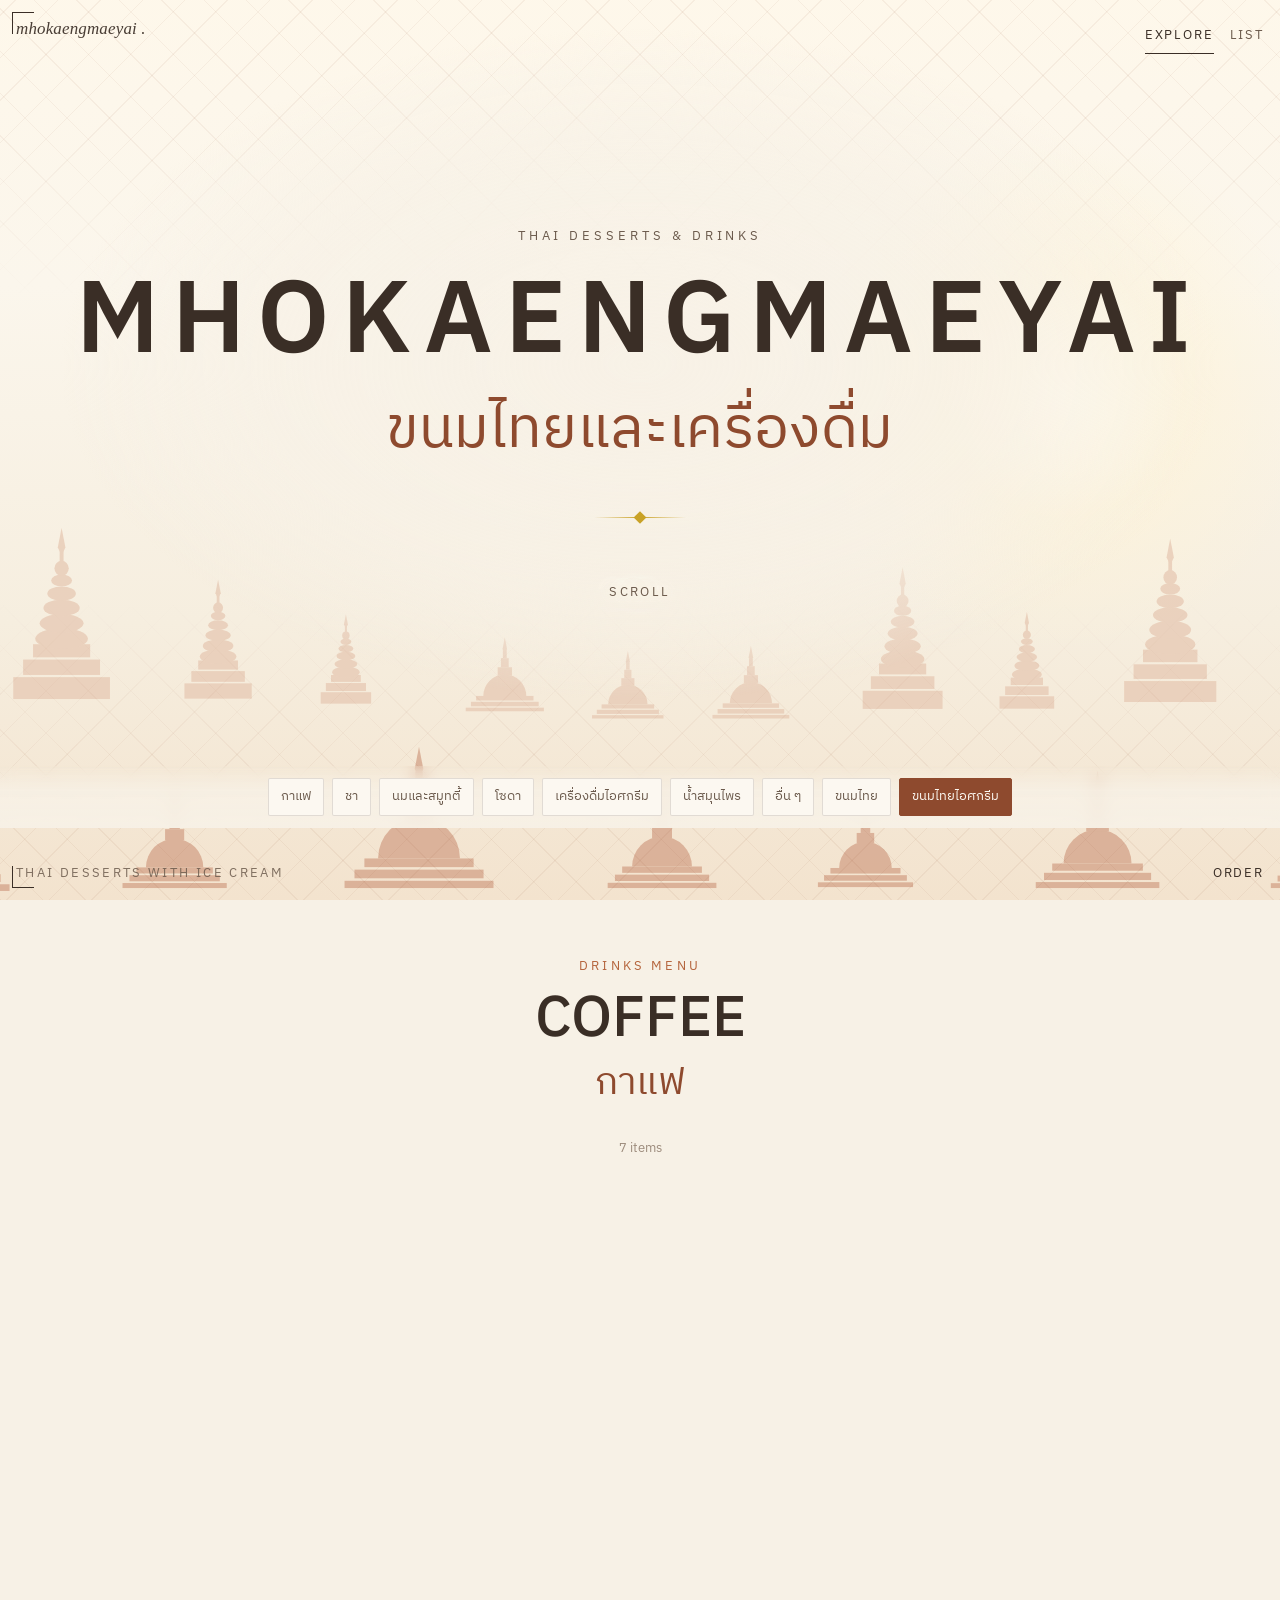
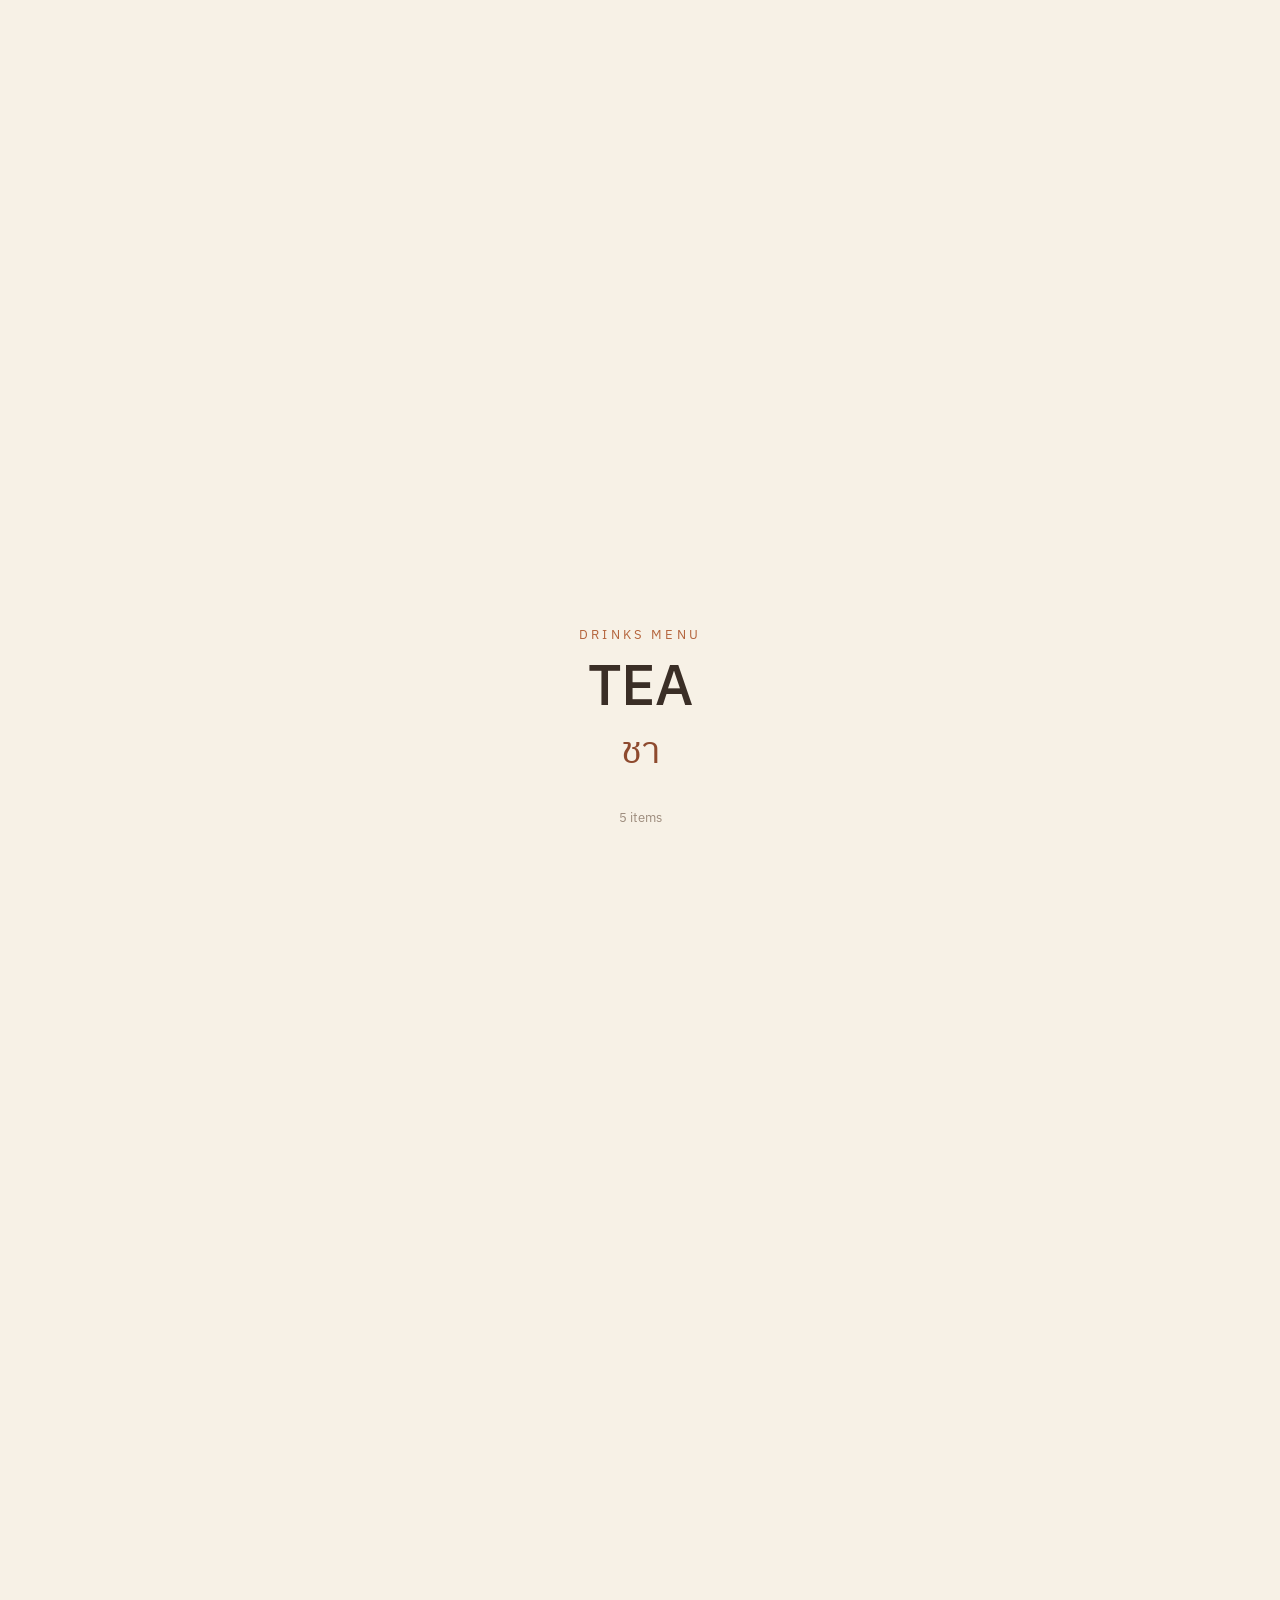
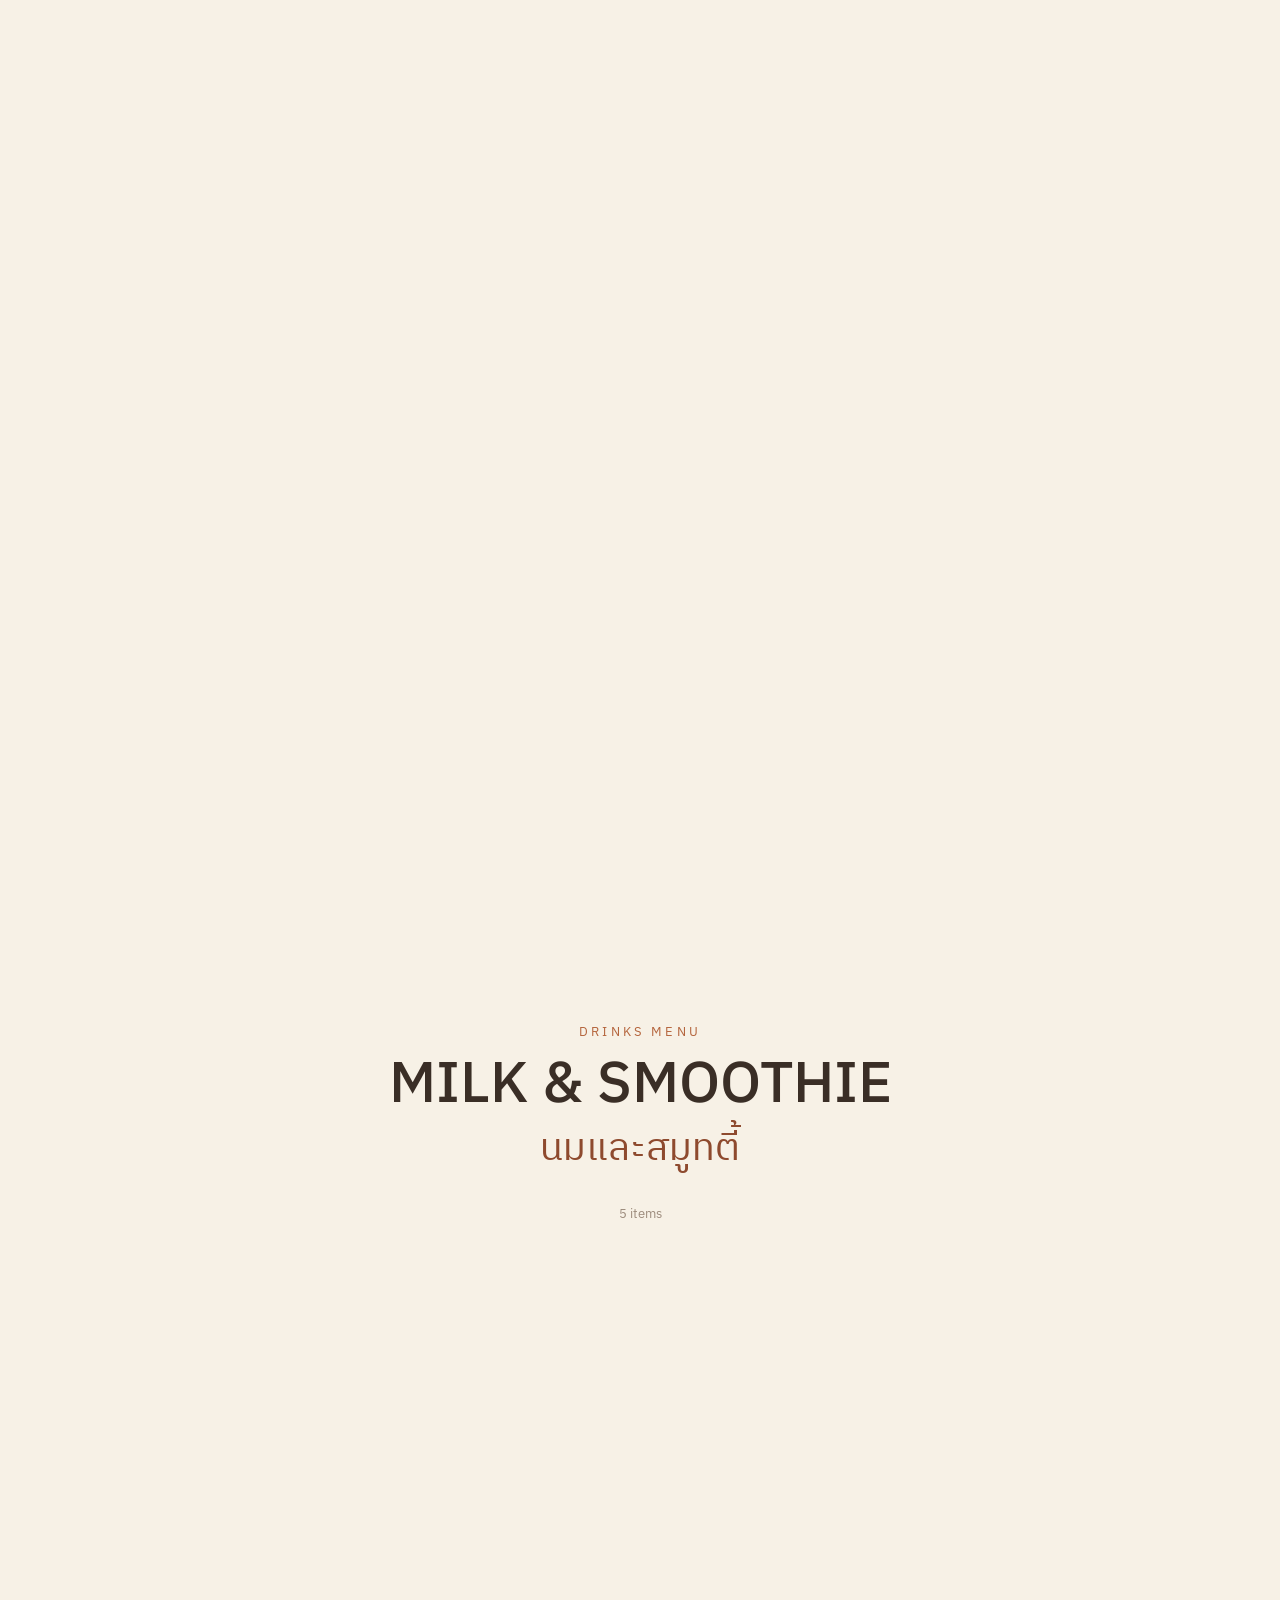
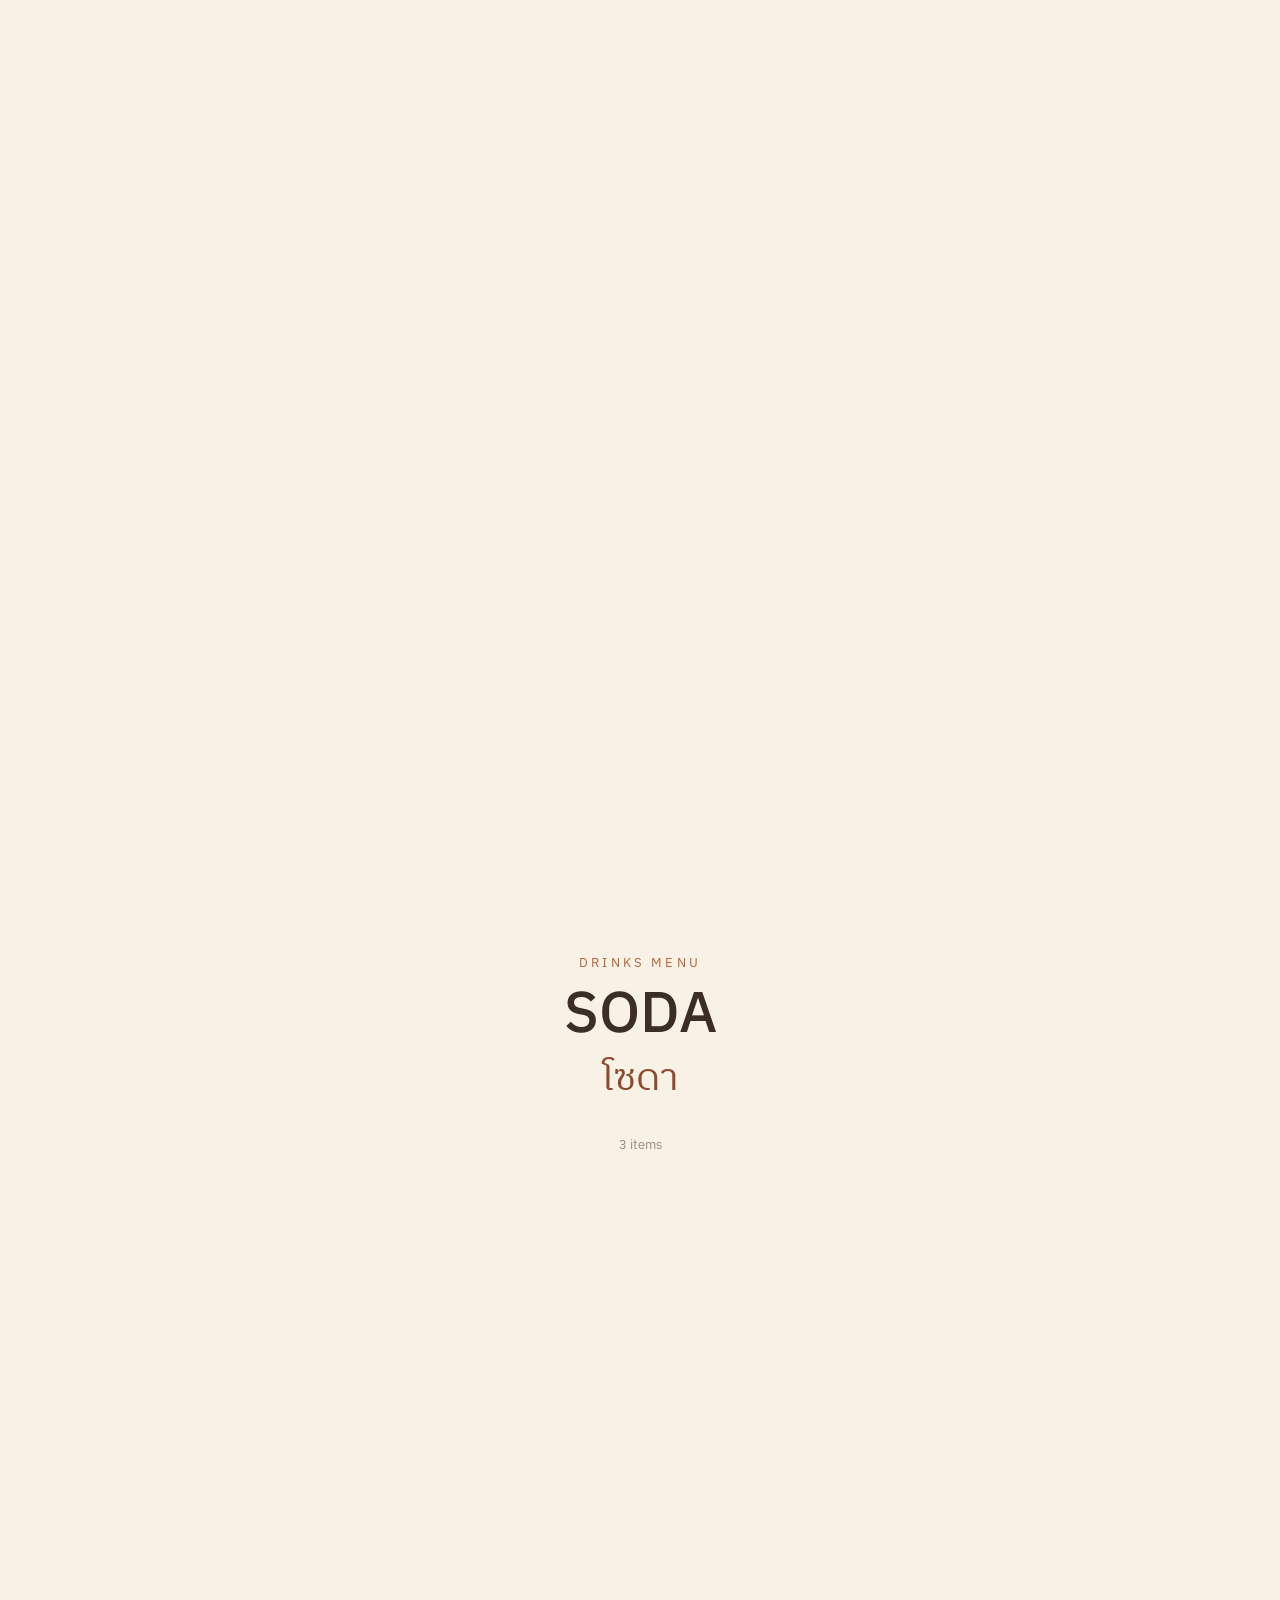
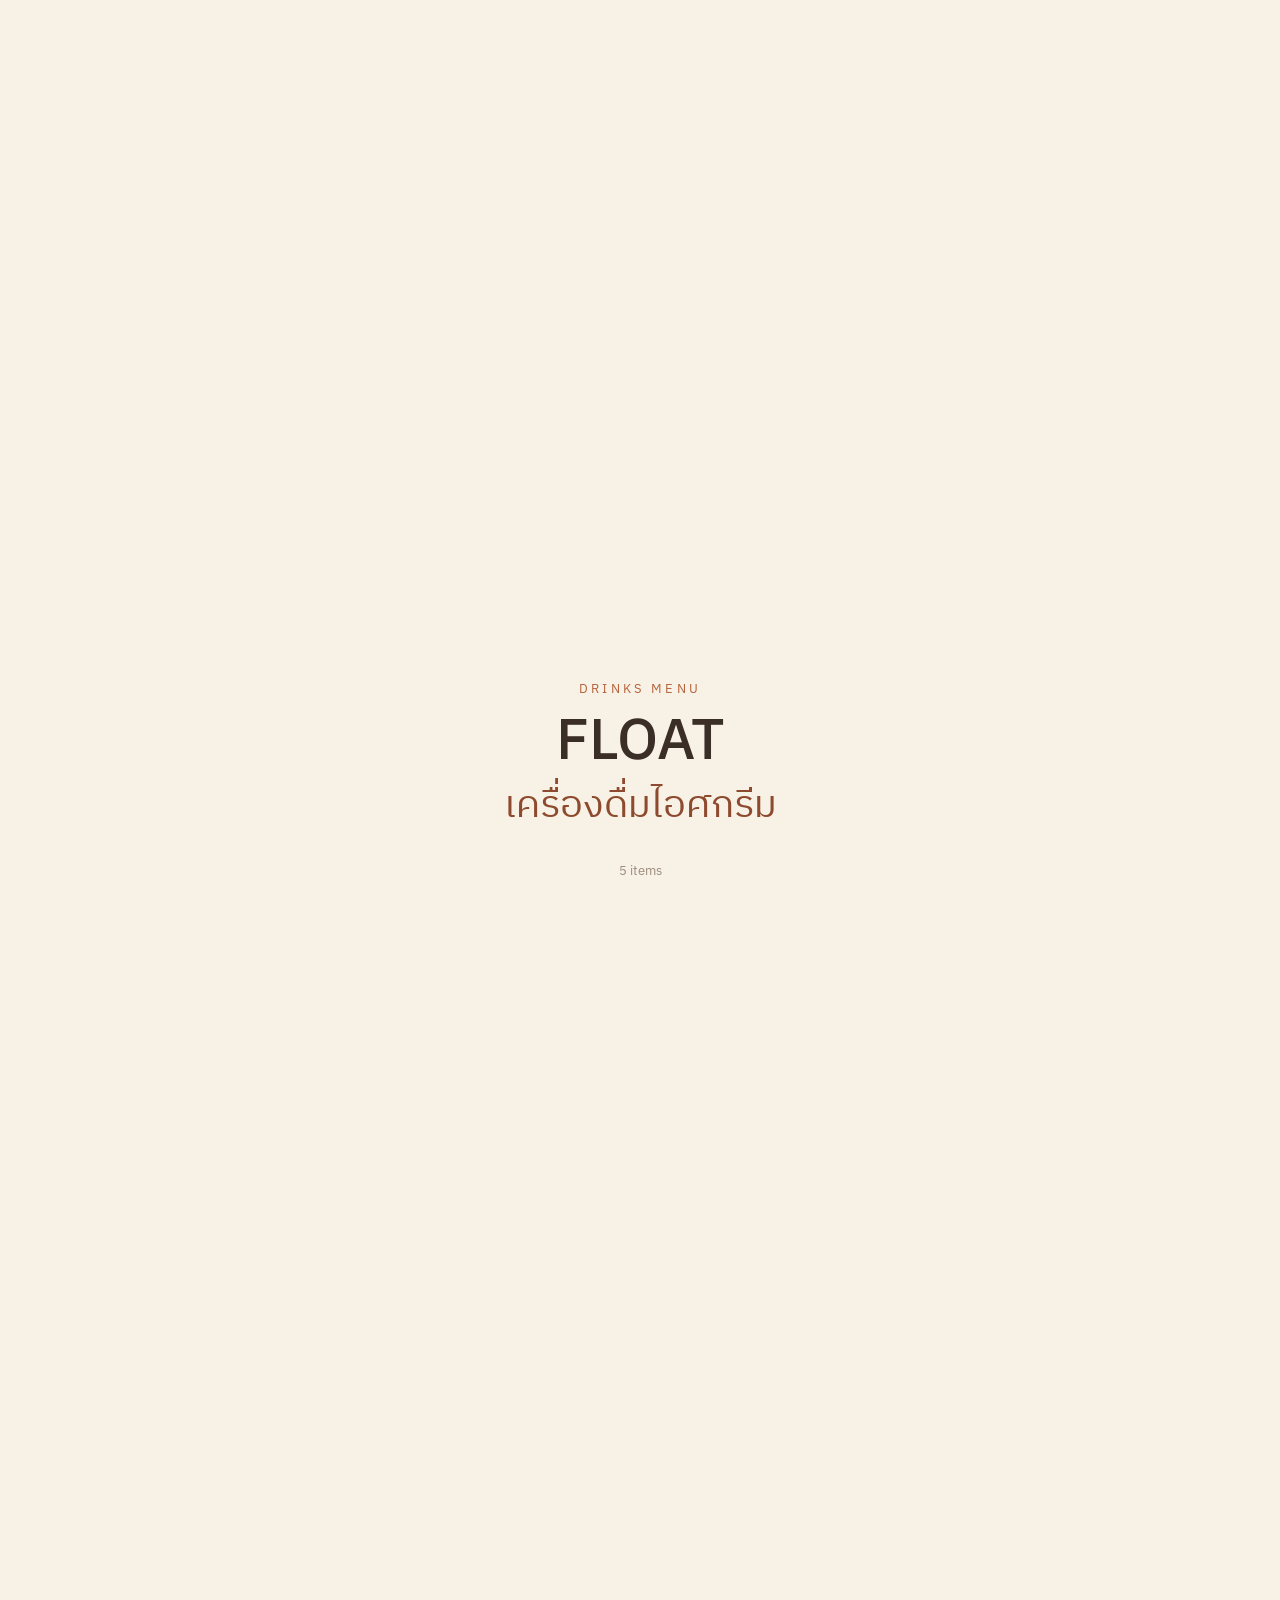
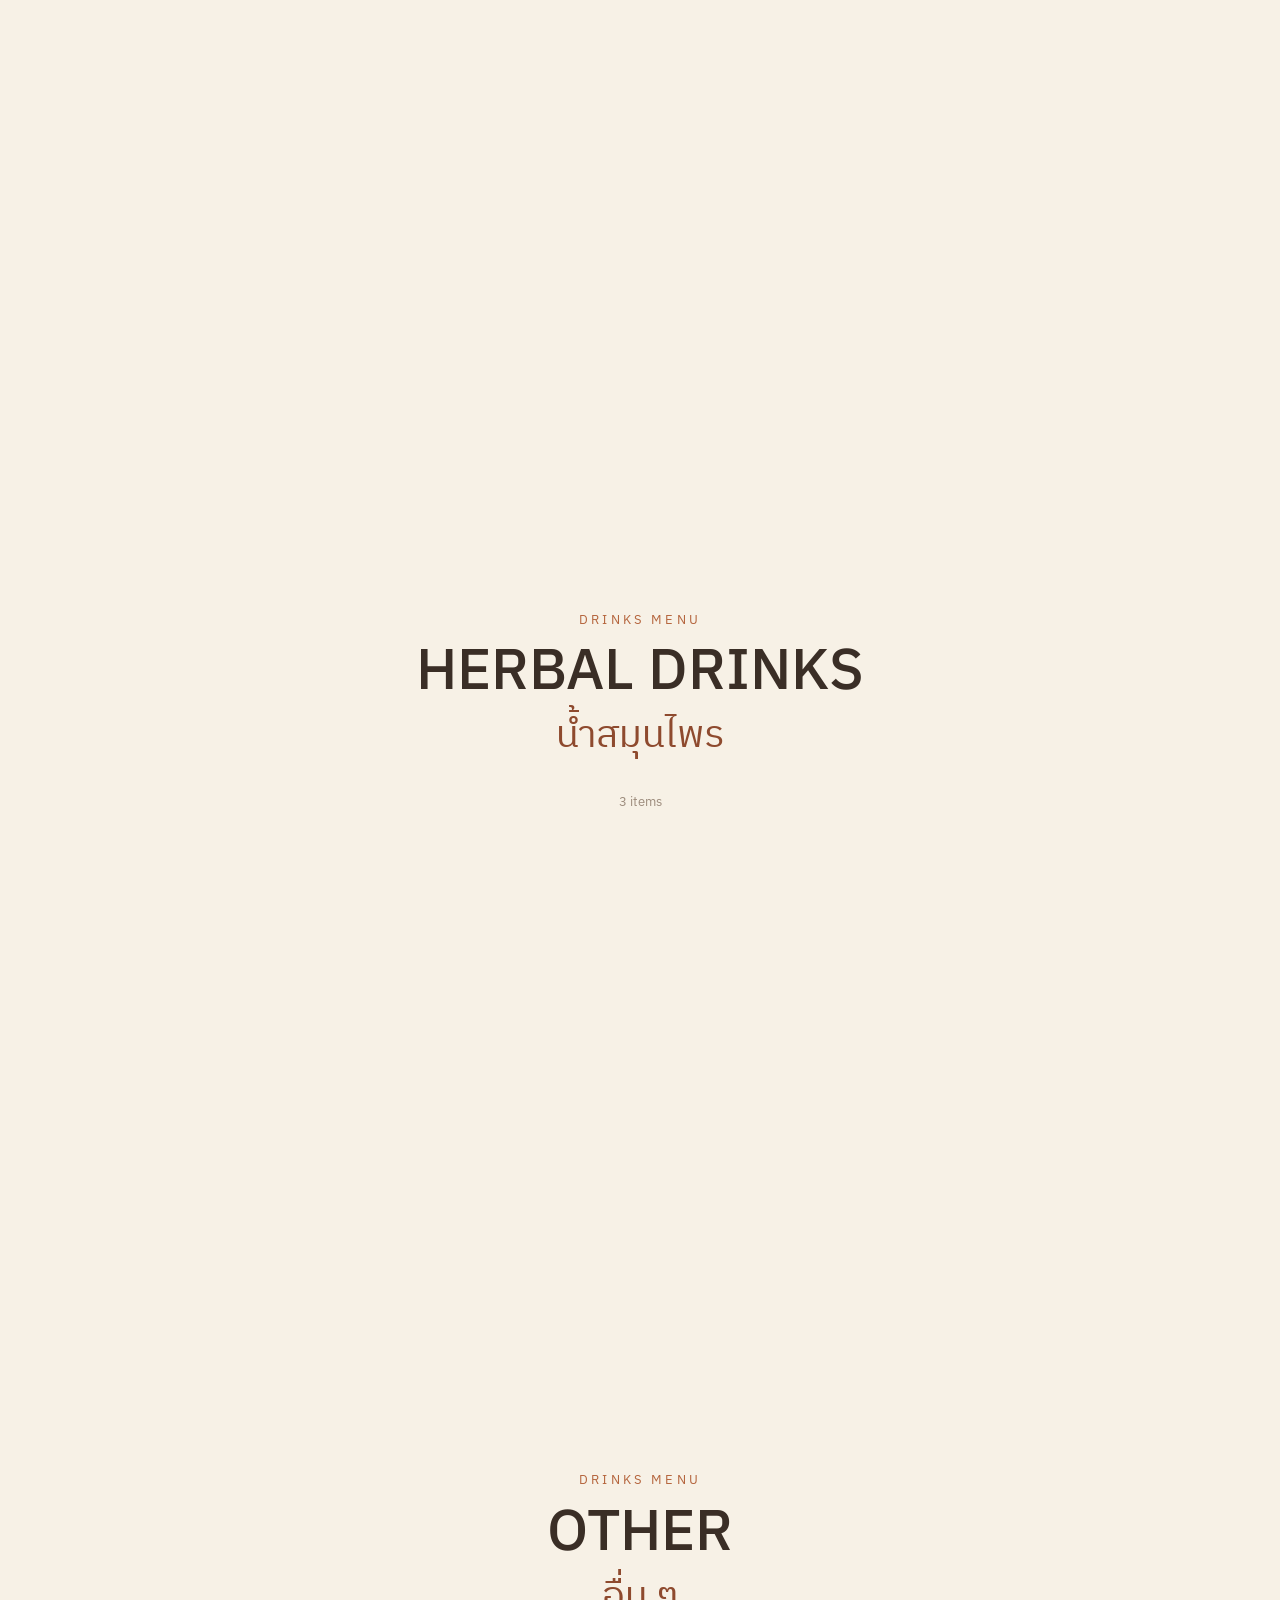
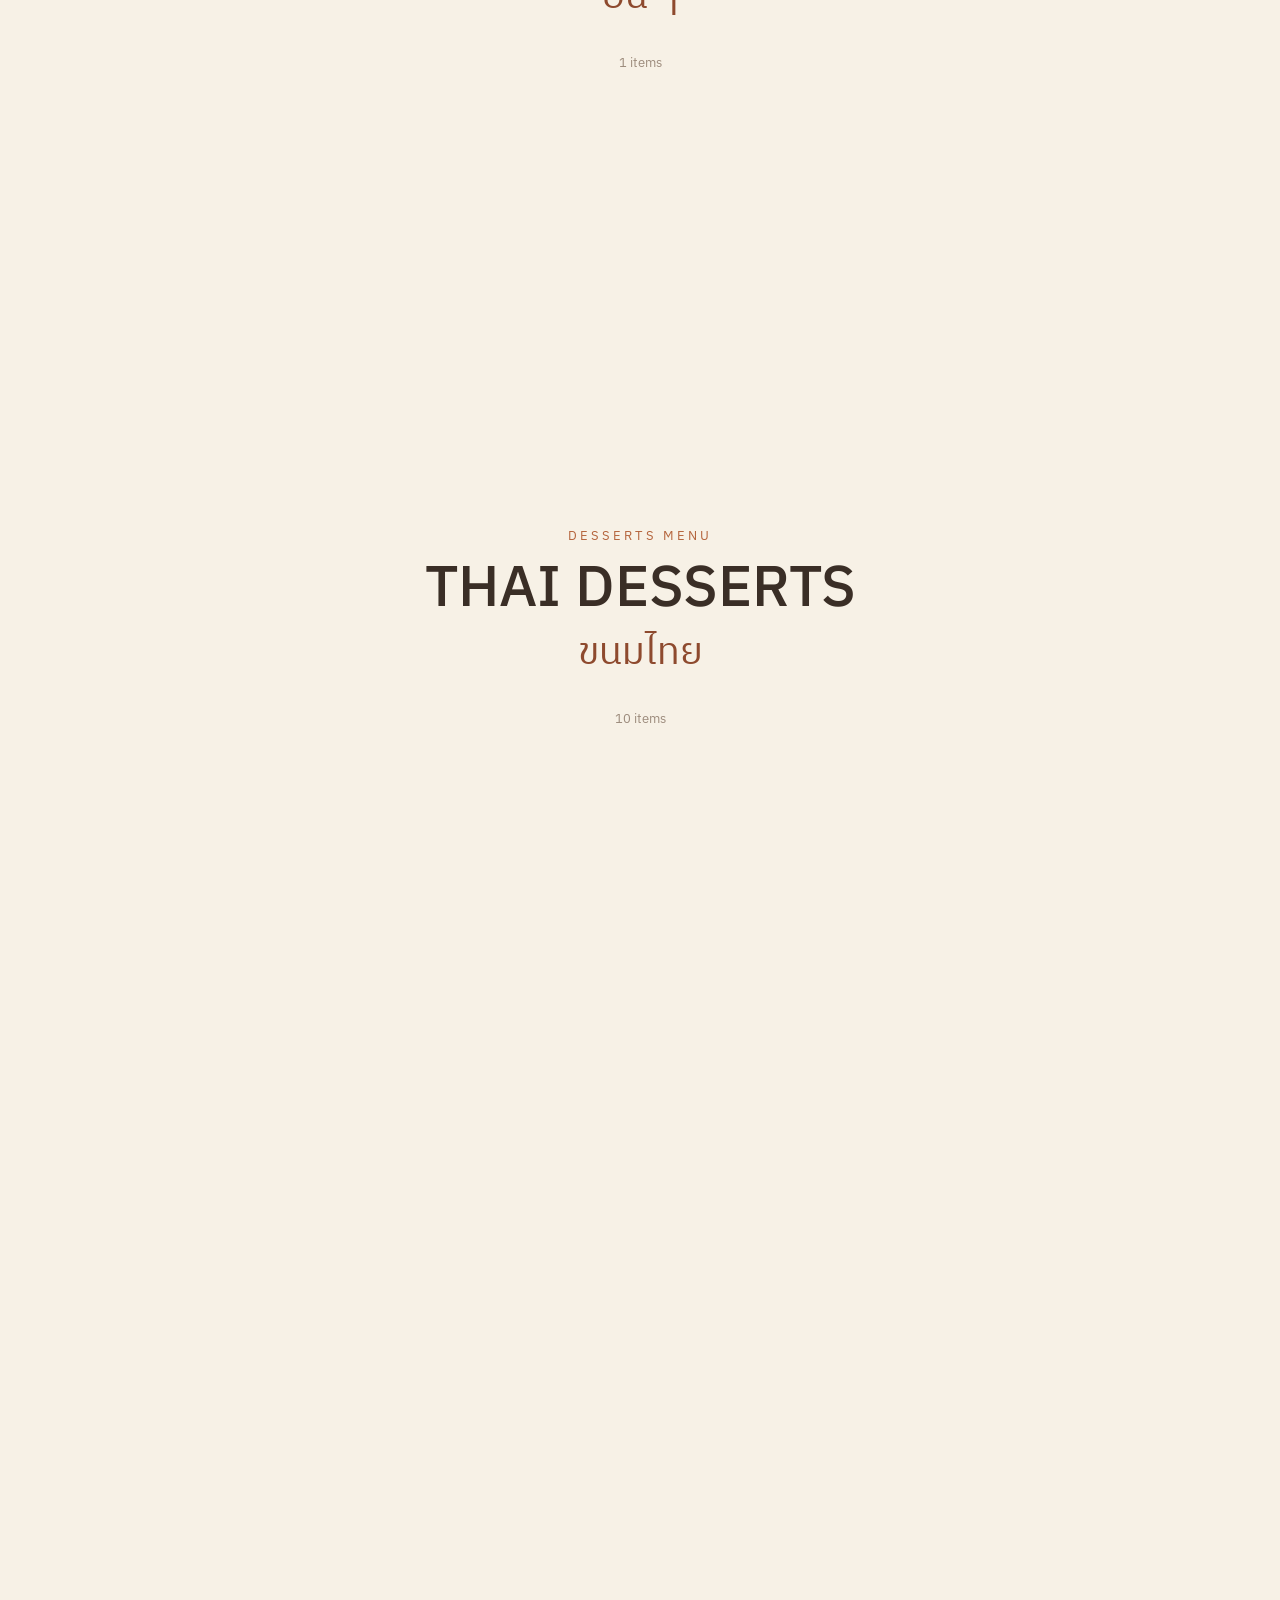
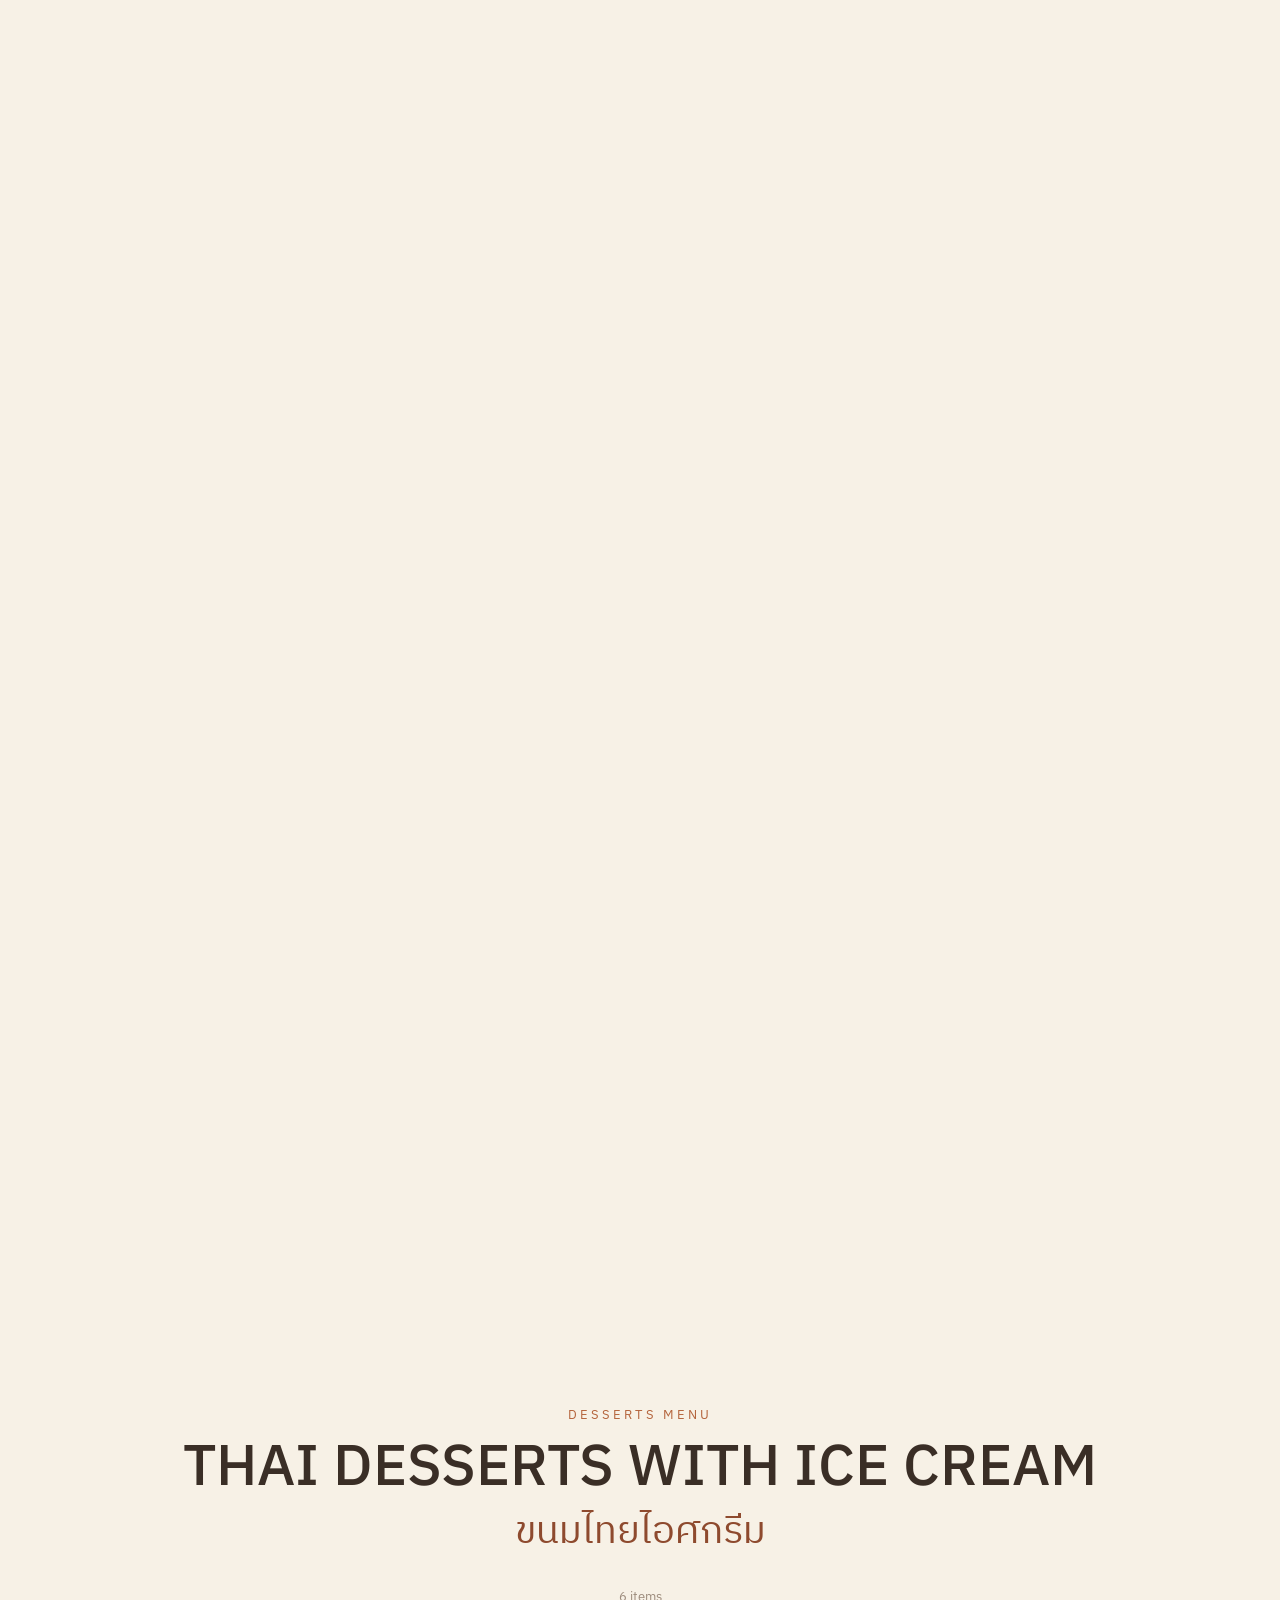
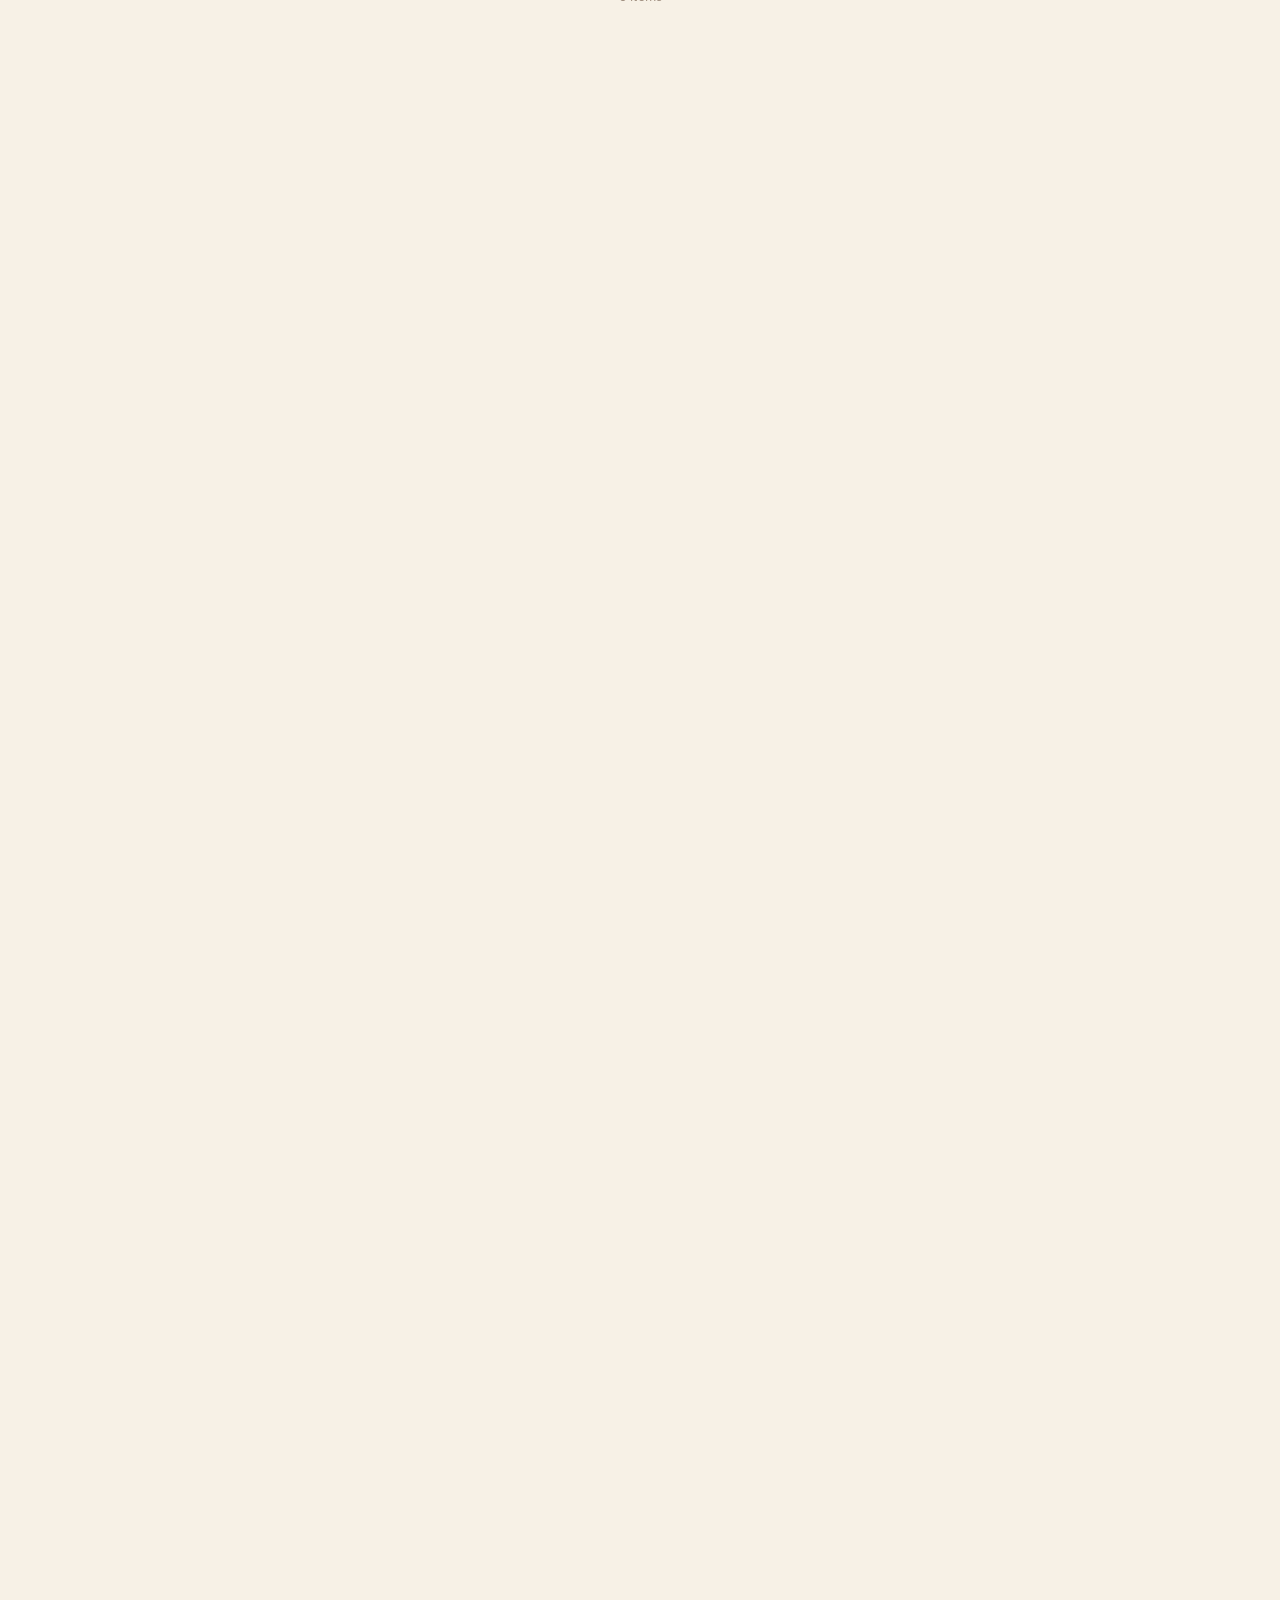
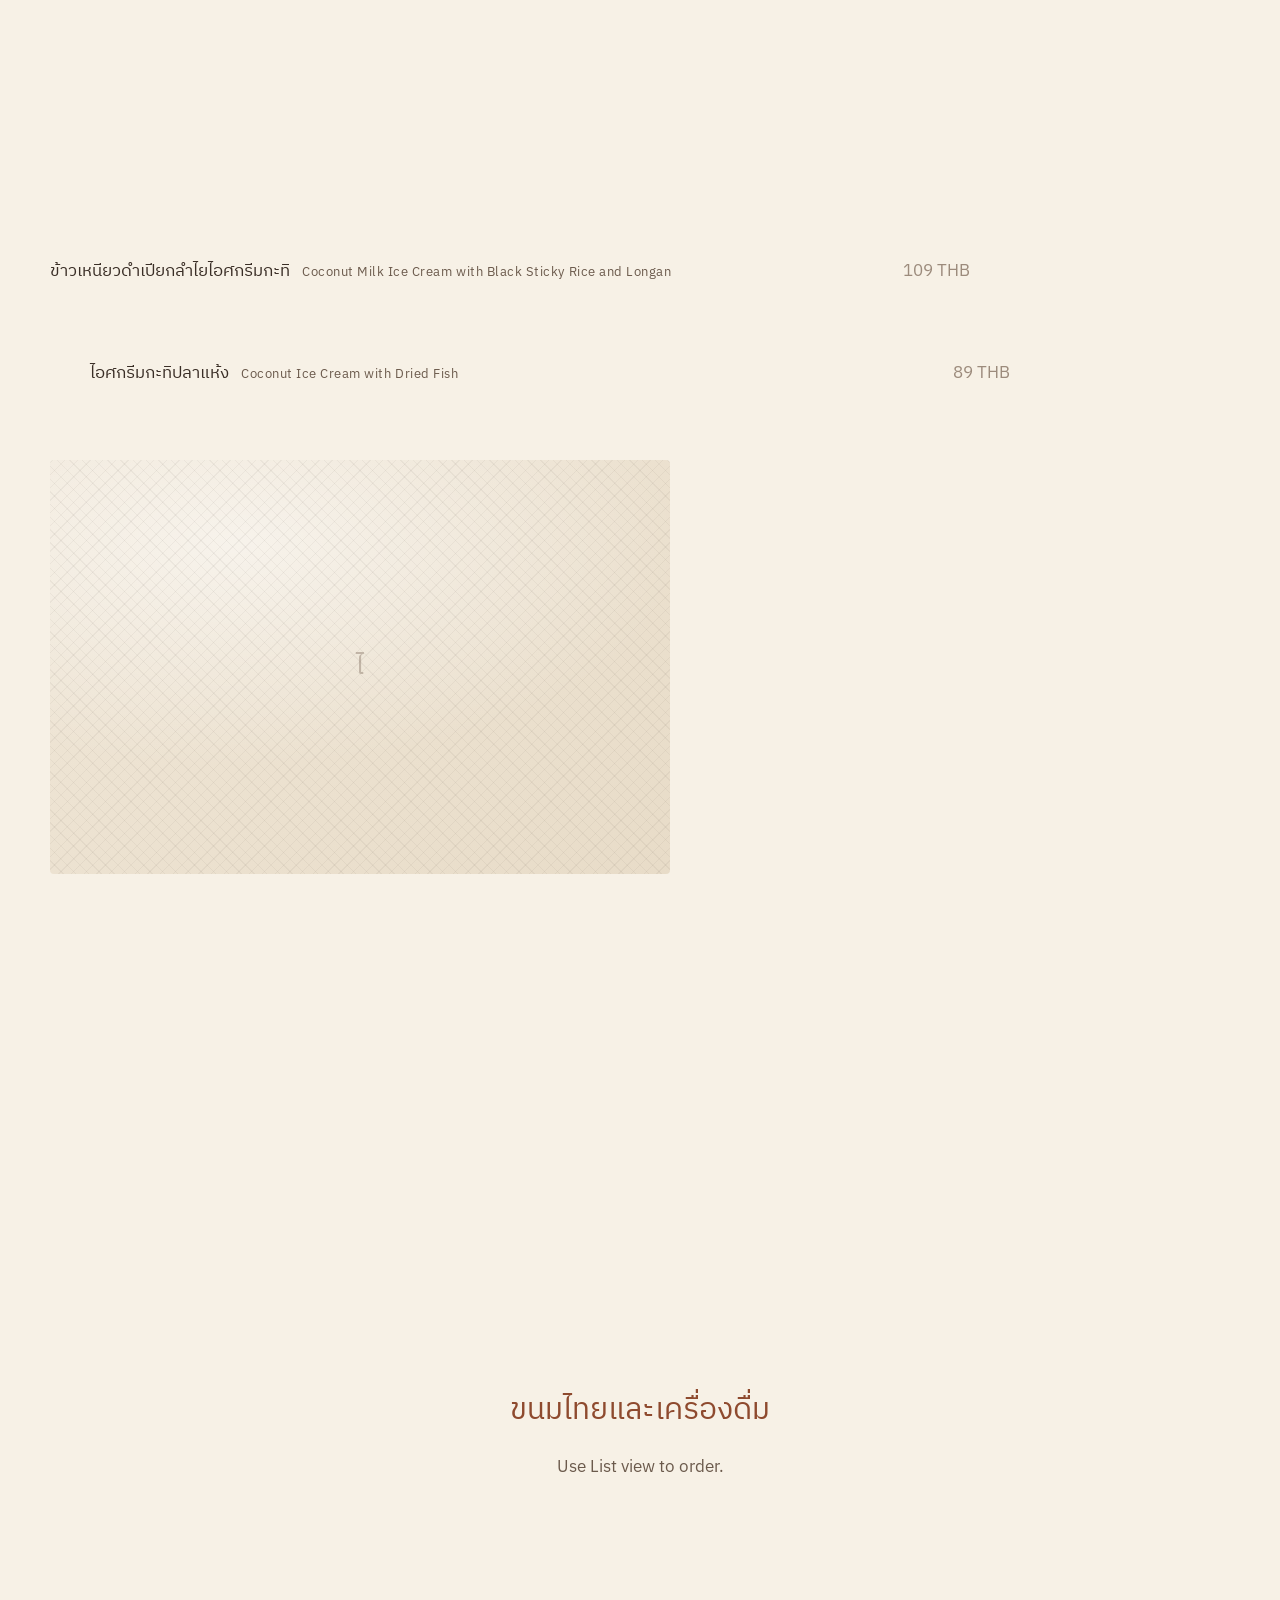
<file: index.html>
<!DOCTYPE html>
<html lang="th">
<head>
<meta charset="utf-8">
<meta name="viewport" content="width=device-width, initial-scale=1">
<title>MHOKAENGMAEYAI — Thai desserts &amp; drinks</title>
<meta name="description" content="The MHOKAENGMAEYAI menu: Thai desserts and drinks, 45 items across 9 categories.">
<meta name="theme-color" content="#F7F1E6">
<link rel="icon" href="favicon.svg" type="image/svg+xml">
<link rel="apple-touch-icon" href="favicon.svg">

<!-- Shared from a table QR: make the link look right in WhatsApp/iMessage. -->
<meta property="og:type" content="website">
<meta property="og:site_name" content="MHOKAENGMAEYAI">
<meta property="og:title" content="MHOKAENGMAEYAI — Thai desserts & drinks">
<meta property="og:description" content="45 Thai desserts and drinks across 9 categories. Scan to view the menu.">
<meta property="og:locale" content="th_TH">
<meta name="twitter:card" content="summary_large_image">

<link rel="preconnect" href="https://fonts.googleapis.com">
<link rel="preconnect" href="https://fonts.gstatic.com" crossorigin>
<link rel="stylesheet"
      href="https://fonts.googleapis.com/css2?family=IBM+Plex+Sans+Thai:wght@400;500;600&family=IBM+Plex+Sans:wght@400;500;600&display=swap">

<link rel="stylesheet" href="css/tokens.css">
<link rel="stylesheet" href="css/base.css">
<link rel="stylesheet" href="css/scene.css">
<link rel="stylesheet" href="css/explore.css">
<link rel="stylesheet" href="css/list.css">
</head>

<body>

<!-- ============================ Ayutthaya silhouettes ==================== -->
<svg width="0" height="0" aria-hidden="true" focusable="false" style="position:absolute">
  <defs>
    <!-- prang: the tiered corncob spire of Wat Phra Ram / Wat Mahathat.
         Built from primitives so the tiers stay legible at small sizes. -->
    <symbol id="g-prang" viewBox="0 0 100 260">
      <rect x="24" y="210" width="52" height="12"/>
      <rect x="15" y="224" width="70" height="14"/>
      <rect x="6"  y="240" width="88" height="20"/>
      <ellipse cx="50" cy="205" rx="24" ry="9.5"/>
      <ellipse cx="50" cy="191" rx="20" ry="8.5"/>
      <ellipse cx="50" cy="177" rx="16.5" ry="7.5"/>
      <ellipse cx="50" cy="164" rx="13" ry="6.5"/>
      <ellipse cx="50" cy="152" rx="9.5" ry="5.5"/>
      <ellipse cx="50" cy="141" rx="6.5" ry="7"/>
      <rect x="48.2" y="124" width="3.6" height="12"/>
      <path d="M50 104 L53.5 122 L50 129 L46.5 122 Z"/>
    </symbol>

    <!-- chedi: the bell dome on a stepped base, as at Wat Phra Sri Sanphet.
         dome -> harmika -> tapering spire rings -> finial -->
    <symbol id="g-chedi" viewBox="0 0 120 220">
      <rect x="16" y="196" width="88" height="7"/>
      <rect x="8"  y="205" width="104" height="7"/>
      <rect x="0"  y="214" width="120" height="6"/>
      <path d="M27 196 A33 33 0 0 1 93 196 Z"/>
      <rect x="49" y="152" width="22" height="13"/>
      <rect x="54" y="138" width="12" height="14"/>
      <rect x="57" y="126" width="6"  height="12"/>
      <path d="M60 106 L63.5 124 L60 132 L56.5 124 Z"/>
    </symbol>

    <!-- chofa: the naga-bird finial that crowns an Ayutthaya roof -->
    <symbol id="g-chofa" viewBox="0 0 40 48">
      <path d="M18 0 C26 10 30 20 26 30 C32 26 38 28 40 34
               C34 44 20 46 12 38 C6 32 6 22 12 16
               C12 24 16 26 20 22 C22 16 20 8 18 0 Z"/>
    </symbol>
  </defs>
</svg>

<!-- ================================ scene ================================ -->
<div class="scene" aria-hidden="true">
  <div class="scene__sky"></div>
  <div class="scene__sun"></div>

  <div class="scene__far">
    <svg viewBox="0 0 1200 300" preserveAspectRatio="xMidYMax meet">
      <use href="#g-prang" x="70"   y="20"  width="92"  height="240"/>
      <use href="#g-prang" x="215"  y="86"  width="64"  height="180"/>
      <use href="#g-prang" x="330"  y="128" width="48"  height="146"/>
      <use href="#g-prang" x="782"  y="66"  width="76"  height="206"/>
      <use href="#g-prang" x="898"  y="122" width="52"  height="156"/>
      <use href="#g-prang" x="1000" y="34"  width="88"  height="228"/>
      <use href="#g-chedi" x="450"  y="150" width="74"  height="120"/>
      <use href="#g-chedi" x="560"  y="166" width="60"  height="110"/>
      <use href="#g-chedi" x="660"  y="158" width="66"  height="118"/>
    </svg>
  </div>

  <div class="scene__mid">
    <svg viewBox="0 0 1200 260" preserveAspectRatio="xMidYMax meet">
      <use href="#g-chedi" x="30"   y="80"  width="118" height="180"/>
      <use href="#g-chedi" x="215"  y="118" width="88"  height="140"/>
      <use href="#g-chedi" x="370"  y="58"  width="136" height="200"/>
      <use href="#g-chedi" x="575"  y="112" width="82"  height="146"/>
      <use href="#g-chedi" x="730"  y="128" width="70"  height="130"/>
      <use href="#g-chedi" x="880"  y="92"  width="110" height="166"/>
      <use href="#g-chedi" x="1060" y="122" width="78"  height="136"/>
    </svg>
  </div>

  <div class="scene__lattice"></div>
  <div class="scene__motes" id="motes"></div>
</div>

<div class="pointer-light" id="pointerLight" aria-hidden="true"></div>

<!-- =============================== chrome ================================ -->
<!-- Reference-chrome: wordmark over the top-left corner, view switch over
     the top-right, the living section name bottom-left, "Order" bottom-right.
     Everything sits directly on the scene, like printed corner furniture.  -->
<a class="wordmark" href="#/" aria-label="MHOKAENGMAEYAI — back to top of the menu">
  <span data-wordmark>MHOKAENGMAEYAI</span>
</a>

<div class="mode-switch" role="group" aria-label="View mode">
  <button type="button" id="modeExplore" aria-pressed="true">Explore</button>
  <button type="button" id="modeList" aria-pressed="false">List</button>
</div>

<div class="chrome-foot">
  <p class="chrome-foot__label" id="chromeSection"></p>
  <a class="chrome-foot__order" href="#/list">Order</a>
</div>

<div class="corner corner--tl" aria-hidden="true"></div>
<div class="corner corner--bl" aria-hidden="true"></div>

<nav class="cat-nav" aria-label="Menu categories">
  <ul class="cat-nav__list shell" id="catNav"></ul>
</nav>

<!-- ================================ views ================================ -->
<main id="viewExplore" class="explore"></main>
<main id="viewList" class="list" hidden></main>

<footer class="site-foot">
  <div class="shell">
    <a class="brand" href="#/">
      <span class="brand__name" data-brand-name>MHOKAENGMAEYAI</span>
      <span class="brand__thai lang-th" data-brand-thai></span>
    </a>
    <p style="margin-top:1rem">45 items · 9 categories · prices in THB</p>
  </div>
</footer>

<!-- ============================== dish sheet ============================== -->
<div class="sheet" id="sheet" hidden role="dialog" aria-modal="true" aria-labelledby="sheetThai">
  <div class="sheet__panel">
    <div class="sheet__plate plate" id="sheetPlate">
      <span class="plate__glyph lang-th" id="sheetGlyph"></span>
    </div>
    <div class="sheet__body">
      <p class="sheet__cat" id="sheetCat"></p>
      <h2 class="sheet__thai" id="sheetThai"></h2>
      <p class="sheet__en" id="sheetEn"></p>
      <p class="sheet__price" id="sheetPrice"></p>
    </div>
    <button type="button" class="sheet__close" id="sheetClose" aria-label="Close">✕</button>
  </div>
</div>

<script type="module" src="js/app.js"></script>
</body>
</html>
</file>
<file: css/tokens.css>
/* ============================================================================
   Tokens — Ayutthaya, cream palette
   Reference: aged lime plaster (Wat Phra Sri Sanphet's white chedi),
   faded laterite temple brick, restrained gold leaf, dark teak.
   ========================================================================= */

:root {
  /* --- surfaces ------------------------------------------------------- */
  --plaster:          #F7F1E6;
  --plaster-raised:   #FCF8F1;
  --stucco:           #E8DCC8;
  --stucco-soft:      #F0E7D8;

  /* --- laterite / terracotta ------------------------------------------ */
  --laterite:         #B4643C;
  --laterite-deep:    #8E4A2E;
  --laterite-wash:    #D9A78F;
  /* Temple silhouettes read through Chao Phraya haze: warm, never grey. */
  --haze-far:         #E8CBB6;
  --haze-near:        #D3A187;

  /* --- gold -------------------------------------------------------------
     --gold-leaf is DECORATIVE ONLY: ~2.5:1 on plaster, fails WCAG for text.
     Anything the eye must read uses --gold-text (~4.9:1) or --teak.        */
  --gold-leaf:        #C9A227;
  --gold-text:        #9A7B1E;
  --gold-wash:        #E8D9A8;

  /* --- teak / ink ------------------------------------------------------ */
  --teak:             #3A2E26;
  --teak-soft:        #6B5A4C;
  --teak-faint:       #9C8B7C;

  /* --- accents --------------------------------------------------------- */
  --jade:             #7A8B72;
  --lotus:            #D9A7A0;

  /* --- sky: the day-arc, driven by scroll progress ---------------------- */
  --sky-1:            #FBF6EC;   /* dawn cream   */
  --sky-2:            #F6EEDF;   /* morning      */
  --sky-3:            #F3E3CE;   /* midday       */
  --sky-4:            #EFD2B4;   /* late amber   */
  --sky-halo:         #FFF8EA;

  /* --- semantic -------------------------------------------------------- */
  --ink:              var(--teak);
  --ink-soft:         var(--teak-soft);
  --line:             rgba(58, 46, 38, 0.14);
  --line-strong:      rgba(58, 46, 38, 0.26);
  --focus:            #8E4A2E;
  --surface-glass:    rgba(252, 248, 241, 0.72);

  /* --- type ------------------------------------------------------------
     Thai stacks vowel marks above and below the x-height, so every Thai
     block gets extra leading. Latin-only blocks use --lh-latin.            */
  --font-thai: "IBM Plex Sans Thai", "Noto Sans Thai", "Leelawadee UI",
               "Sarabun", "Tahoma", system-ui, sans-serif;
  --font-latin: "IBM Plex Sans", "Helvetica Neue", Arial, system-ui, sans-serif;

  --fs-display:  clamp(1.7rem, 8vw, 7.5rem);
  --fs-h2:       clamp(2.1rem, 6vw, 3.6rem);
  --fs-h3:       clamp(1.35rem, 3vw, 1.9rem);
  --fs-thai-lg:  clamp(1.5rem, 4.2vw, 2.35rem);
  --fs-thai:     clamp(1.05rem, 2.3vw, 1.3rem);
  --fs-body:     clamp(0.98rem, 1.6vw, 1.06rem);
  --fs-small:    0.82rem;

  --lh-thai:     1.85;   /* room for ั ี ึ ื ่ ้ above and below */
  --lh-thai-tight: 1.5;
  --lh-latin:    1.5;

  /* --- space / shape --------------------------------------------------- */
  --s-1: 0.25rem;  --s-2: 0.5rem;  --s-3: 0.75rem;  --s-4: 1rem;
  --s-5: 1.5rem;   --s-6: 2rem;     --s-7: 3rem;     --s-8: 4.5rem;
  --s-9: 7rem;

  --radius:     2px;          /* Ayutthaya is plaster and stone: almost square */
  --radius-lg:  4px;

  --shadow-1: 0 1px 2px rgba(58, 46, 38, .05),
              0 4px 14px rgba(58, 46, 38, .05);
  --shadow-2: 0 2px 6px rgba(58, 46, 38, .07),
              0 14px 40px rgba(58, 46, 38, .08);

  /* --- motion ---------------------------------------------------------- */
  --ease-out:  cubic-bezier(0.16, 1, 0.3, 1);
  --ease-soft: cubic-bezier(0.33, 1, 0.68, 1);
  --dur-fast:  180ms;
  --dur-mid:   420ms;
  --dur-slow:  900ms;

  --shell-max: 1180px;
}

/* Parallax depths are written to these as the page scrolls (--p0..--p4) and
   read back by the scene layers, so one scroll pass drives every layer. */
:root {
  --p-far:  0px;
  --p-mid:  0px;
  --p-near: 0px;
  --day:    0;   /* 0 = dawn, 1 = late amber */
  /* Scene amplitude: full drama on the hero, then recedes to an ambient
     backdrop so the temple horizon never fights the menu content. */
  --scene-a: 1;
}
</file>
<file: css/base.css>
/* ============================================================================
   Base — reset, typography, layout shell, shared components
   ========================================================================= */

*, *::before, *::after { box-sizing: border-box; }

html {
  -webkit-text-size-adjust: 100%;
  scroll-behavior: smooth;
  /* The scene layers bleed past the viewport on purpose (inset-inline: -6% /
     -14%) so parallax never shows a gap. body{overflow-x:hidden} still lets
     the page be panned programmatically; `clip` genuinely forbids it. */
  overflow-x: clip;
}

body {
  margin: 0;
  min-height: 100%;
  background: var(--plaster);
  color: var(--ink);
  font-family: var(--font-latin);
  font-size: var(--fs-body);
  line-height: var(--lh-latin);
  overflow-x: hidden;
  -webkit-font-smoothing: antialiased;
}

h1, h2, h3, h4, p, figure, ul, ol, dl, dd { margin: 0; }
ul, ol { padding: 0; list-style: none; }
img { display: block; max-width: 100%; }
button { font: inherit; color: inherit; }

a { color: inherit; }

:focus-visible {
  outline: 2px solid var(--focus);
  outline-offset: 3px;
  border-radius: var(--radius);
}

.lang-th {
  font-family: var(--font-thai);
  line-height: var(--lh-thai);
}
.sr-only {
  position: absolute; width: 1px; height: 1px;
  padding: 0; margin: -1px; overflow: hidden;
  clip: rect(0 0 0 0); white-space: nowrap; border: 0;
}

/* ---------------------------------------------------------------- shell -- */

.shell {
  width: min(100% - 2.5rem, var(--shell-max));
  margin-inline: auto;
}

/* ---------------------------------------------------------------- brand -- */

.brand {
  display: inline-flex;
  flex-direction: column;
  gap: var(--s-1);
  text-decoration: none;
  line-height: 1;
}
.brand__name {
  font-family: var(--font-latin);
  font-weight: 600;
  letter-spacing: 0.14em;
  font-size: var(--fs-body);
}
.brand__thai {
  font-family: var(--font-thai);
  line-height: var(--lh-thai);
  color: var(--ink-soft);
  font-size: var(--fs-small);
  letter-spacing: 0.02em;
}

/* --------------------------------------------------------- chofa finial -- */
/* The naga-bird finial that crowns every Ayutthaya roof. Decorative.       */

.chofa {
  display: block;
  width: 1.15em;
  height: auto;
  color: var(--laterite);
  overflow: visible;
}
.chofa path { fill: currentColor; }

/* ------------------------------------------------------------ category  -- */

.cat-nav {
  position: fixed;
  inset-inline: 0;
  bottom: 0;
  z-index: 40;
  padding: var(--s-3) var(--s-4);
  background: linear-gradient(to top,
              rgba(247, 241, 230, .96), rgba(247, 241, 230, .82) 60%, transparent);
  backdrop-filter: blur(8px);
  -webkit-backdrop-filter: blur(8px);
}
.cat-nav__list {
  display: flex;
  gap: var(--s-2);
  justify-content: center;
  flex-wrap: wrap;
}
.cat-nav__btn {
  appearance: none;
  border: 1px solid var(--line);
  background: var(--plaster-raised);
  color: var(--ink-soft);
  padding: var(--s-2) var(--s-3);
  border-radius: var(--radius);
  cursor: pointer;
  font-family: var(--font-thai);
  line-height: var(--lh-thai-tight);
  font-size: var(--fs-small);
  white-space: nowrap;
  transition: color var(--dur-fast), border-color var(--dur-fast),
              background var(--dur-fast);
}
.cat-nav__btn:hover { color: var(--ink); border-color: var(--line-strong); }
.cat-nav__btn[aria-current="true"] {
  color: var(--plaster-raised);
  background: var(--laterite-deep);
  border-color: var(--laterite-deep);
}

/* Nine wrapped buttons take ~14% of a phone screen. On narrow viewports they
   become one swipeable row instead. */
@media (max-width: 720px) {
  .cat-nav__list {
    flex-wrap: nowrap;
    justify-content: flex-start;
    overflow-x: auto;
    scroll-snap-type: x proximity;
    -webkit-overflow-scrolling: touch;
    scrollbar-width: none;
    padding-inline: var(--s-2);
  }
  .cat-nav__list::-webkit-scrollbar { display: none; }
  .cat-nav__btn {
    flex: none;
    scroll-snap-align: center;
  }
}

/* ---------------------------------------------------------------- modes  -- */
/* The reference's corners: everything printed over the scene, quiet type,
   no pills or filled bars. The active half keeps an underline, not a fill. */

.wordmark {
  position: fixed;
  top: var(--s-4);
  left: var(--s-4);
  z-index: 50;
  text-decoration: none;
  font-family: Georgia, "Times New Roman", serif;
  font-style: italic;
  font-size: 1.06rem;
  letter-spacing: 0.01em;
  color: var(--ink);
  opacity: .92;
}
.wordmark::after { content: "."; }        /* printed as "mhokaengmaeyai."    */
.wordmark,
[data-wordmark] { text-transform: lowercase; }
.wordmark:hover { opacity: 1; }

.mode-switch {
  position: fixed;
  top: var(--s-4);
  right: var(--s-4);
  z-index: 50;
  display: inline-flex;
  gap: var(--s-4);
  border: 0;
  background: transparent;
  backdrop-filter: none;
  -webkit-backdrop-filter: none;
}
.mode-switch button {
  appearance: none;
  border: 0;
  background: transparent;
  padding: var(--s-2) 0;
  min-height: 38px;
  cursor: pointer;
  font-size: var(--fs-small);
  letter-spacing: 0.14em;
  text-transform: uppercase;
  color: var(--ink-faint, var(--ink-soft));
  border-bottom: 1px solid transparent;
  transition: color var(--dur-fast), border-color var(--dur-fast);
}
.mode-switch button[aria-pressed="true"] {
  color: var(--ink);
  border-bottom-color: var(--ink);
}
.mode-switch button:hover { color: var(--ink); }

/* bottom furniture: the living section label + the order link */
.chrome-foot {
  position: fixed;
  inset-inline: var(--s-4);
  bottom: calc(var(--s-4) + env(safe-area-inset-bottom, 0px));
  z-index: 50;
  display: flex;
  align-items: baseline;
  justify-content: space-between;
  gap: var(--s-4);
  pointer-events: none;
}
.chrome-foot__label {
  font-family: var(--font-latin);
  font-size: var(--fs-small);
  letter-spacing: 0.18em;
  text-transform: uppercase;
  color: var(--ink-soft);
  opacity: .85;
}
.chrome-foot__order {
  pointer-events: auto;
  font-size: var(--fs-small);
  letter-spacing: 0.14em;
  text-transform: uppercase;
  text-decoration: none;
  color: var(--ink);
  border-bottom: 1px solid transparent;
  transition: border-color var(--dur-fast);
}
.chrome-foot__order:hover { border-bottom-color: var(--ink); }

/* thin printed corner marks, exactly the reference's .corner furniture */
.corner {
  position: fixed;
  z-index: 50;
  width: 22px;
  height: 22px;
  pointer-events: none;
  border-color: var(--line-strong);
}
.corner--tl {
  top: var(--s-3);
  left: var(--s-3);
  border-left: 1px solid;
  border-top: 1px solid;
}
.corner--bl {
  bottom: calc(var(--s-3) + env(safe-area-inset-bottom, 0px));
  left: var(--s-3);
  border-left: 1px solid;
  border-bottom: 1px solid;
}

/* The pills strip can reach the bottom corners on narrow desktops and
   mobile, so below 1100px only the top furniture stays (wordmark, switch).
   List mode owns its own bottom band; the corner furniture steps aside.  */
@media (max-width: 1099px) {
  .chrome-foot { display: none; }
  .corner--bl { display: none; }
}
@media (min-width: 1100px) {
  .cat-nav { bottom: var(--s-8); }
}
body[data-mode="list"] .chrome-foot,
body[data-mode="list"] .corner { display: none; }

/* ------------------------------------------------------------- dish card */

.dish {
  display: grid;
  grid-template-columns: auto 1fr auto;
  align-items: center;
  gap: var(--s-4);
  padding: var(--s-4) var(--s-5);
  background: var(--plaster-raised);
  border: 1px solid var(--line);
  border-radius: var(--radius);
  text-decoration: none;
  /* no blanket will-change: 45 composited layers is a lot of GPU memory.
     js/depth.js applies it only to cards inside the active range. */
}
.dish__slot {
  width: 84px;
  aspect-ratio: 3 / 2;
  border-radius: var(--radius);
  background: linear-gradient(140deg, var(--stucco-soft), var(--stucco));
  border: 1px solid var(--line);
  overflow: hidden;
  flex: none;
}
/* A photo inside a plate covers the placeholder (gradient + Thai glyph)
   instead of stacking into its own grid row. Without position:absolute the
   grid becomes two rows and the plate breaks its 3:2 aspect on load.        */
.plate > img {
  position: absolute;
  inset: 0;
  z-index: 2;
  width: 100%;
  height: 100%;
  object-fit: cover;
}

.dish__text { min-width: 0; }
/* Thai over English, stacked: the two scripts need different leading and
   putting them on one line runs them together with no separator. */
.dish__thai {
  display: block;
  font-family: var(--font-thai);
  line-height: var(--lh-thai);
  font-size: var(--fs-thai);
  color: var(--ink);
}
.dish__en {
  display: block;
  color: var(--ink-soft);
  font-size: 0.92em;
  margin-top: 0.15em;
}
.dish__price {
  font-variant-numeric: tabular-nums;
  color: var(--gold-text);
  font-weight: 500;
  white-space: nowrap;
  transition: color var(--dur-fast), transform var(--dur-fast);
}
.dish:hover .dish__price,
.dish:focus-visible .dish__price {
  color: var(--laterite-deep);
  transform: translateX(2px);
}

/* --------------------------------------------------------- image plate  */
/* Stands in for assets/items/<id>.webp until the photography lands.         */

.plate {
  position: relative;
  display: grid;
  place-items: center;
  background:
    radial-gradient(120% 90% at 30% 20%, rgba(255,255,255,.55), transparent 60%),
    linear-gradient(140deg, var(--stucco-soft), var(--stucco));
  color: var(--teak-faint);
}
.plate::after {
  content: "";
  position: absolute;
  inset: 0;
  background-image:
    repeating-linear-gradient(45deg,
      rgba(58,46,38,.05) 0 1px, transparent 1px 9px),
    repeating-linear-gradient(-45deg,
      rgba(58,46,38,.05) 0 1px, transparent 1px 9px);
}
.plate__glyph {
  position: relative;
  z-index: 1;
  font-family: var(--font-thai);
  line-height: var(--lh-thai-tight);
  font-size: 1.6rem;
  opacity: .55;
}

/* --------------------------------------------------------------- footer  */

.site-foot {
  position: relative;
  z-index: 2;
  padding: var(--s-8) 0 var(--s-7);
  border-top: 1px solid var(--line);
  color: var(--ink-soft);
  font-size: var(--fs-small);
}

/* ------------------------------------------------------------ reduced   */
/* The whole cinematic layer collapses to the static list.                 */

@media (prefers-reduced-motion: reduce) {
  html { scroll-behavior: auto; }
  *, *::before, *::after {
    animation-duration: .001ms !important;
    animation-iteration-count: 1 !important;
    transition-duration: .001ms !important;
  }
  .scene { display: none; }
}
/* ---------------------------------------------------------------- touch --
   Pointer targets were 36-38px tall, under the 44px minimum (WCAG 2.5.8).
   Only enlarged when the primary pointer is coarse, so desktop stays tight. */

@media (pointer: coarse) {
  .cat-nav__btn,
  .mode-switch button,
  .list__filter {
    min-height: 44px;
  }
  .mode-switch button { padding-inline: var(--s-3); }
  .sheet__close {
    width: 44px;
    height: 44px;
  }
  .cat-nav {
    padding: var(--s-3) var(--s-3) calc(var(--s-3) + env(safe-area-inset-bottom, 0px));
  }
}
</file>
<file: css/scene.css>
/* ============================================================================
   Scene — the Ayutthaya backdrop
   Six parallax layers behind the menu. Every layer is moved by transform
   only (and opacity), never top/width/height, so the compositor does the work
   and nothing reflows while scrolling.
   ========================================================================= */

.scene {
  position: fixed;
  inset: 0;
  z-index: 0;
  pointer-events: none;
  overflow: hidden;
  contain: strict;
}

/* --- 1. sky: a day-arc, --day slides 0 (dawn cream) -> 1 (late amber) ---- */

.scene__sky {
  position: absolute;
  inset: -10% -10% 0;
  background: linear-gradient(to bottom,
    color-mix(in oklab, var(--sky-halo), var(--sky-4) calc(var(--day) * 55%)) 0%,
    color-mix(in oklab, var(--sky-1), var(--sky-4) calc(var(--day) * 100%)) 38%,
    color-mix(in oklab, var(--sky-2), var(--sky-4) calc(var(--day) * 80%)) 72%,
    color-mix(in oklab, var(--sky-3), var(--sky-4) calc(var(--day) * 60%)) 100%);
}

/* the low sun, drifting and warming as the day advances */
.scene__sun {
  position: absolute;
  top: 14%;
  left: 62%;
  width: 42vmax;
  height: 42vmax;
  border-radius: 50%;
  translate: calc(var(--p-far) * -0.4) calc(var(--p-far) * -0.25);
  background: radial-gradient(circle,
    rgba(255, 250, 236, .95) 0%,
    rgba(255, 244, 214, calc(.5 - var(--day) * .22)) 32%,
    transparent 68%);
}

/* --- 2. prangs: Wat Phra Ram / Wat Mahathat corncob spires, far -------
   Sits low and hazy, like a temple seen across the plain, so it never
   competes with the wordmark.                                             */

.scene__far {
  position: absolute;
  inset-inline: -6%;
  bottom: 17%;
  translate: 0 var(--p-far);
  opacity: calc(.8 * var(--scene-a));
}
.scene__far svg { width: 100%; height: auto; display: block; fill: var(--haze-far); }

/* --- 3. chedi: the bell domes, nearer and quicker ---------------------- */

.scene__mid {
  position: absolute;
  inset-inline: -14%;
  bottom: 1%;
  translate: 0 var(--p-mid);
  opacity: calc(.74 * var(--scene-a));
}
.scene__mid svg { width: 100%; height: auto; display: block; fill: var(--haze-near); }

/* --- 4. lai rot fai: the cotton-and-wood inlay lattice ----------------- */
/* Frames the scene like the perforated screens in a temple gallery: dense at
   the top and bottom edges, fading to nothing through the middle.          */

.scene__lattice {
  position: absolute;
  inset: 0;
  translate: 0 var(--p-near);
  opacity: calc(.75 * var(--scene-a));
  background-image:
    repeating-linear-gradient(45deg,
      rgba(142, 74, 46, .085) 0 1px, transparent 1px 30px),
    repeating-linear-gradient(-45deg,
      rgba(142, 74, 46, .085) 0 1px, transparent 1px 30px);
  -webkit-mask-image: linear-gradient(to bottom,
    #000 0 13%, transparent 34%, transparent 66%, #000 87% 100%);
  mask-image: linear-gradient(to bottom,
    #000 0 13%, transparent 34%, transparent 66%, #000 87% 100%);
}

/* --- 5. dust motes in the light (CSS only, no JS loop) ---------------- */

.scene__motes {
  position: absolute;
  inset: 0;
  opacity: .55;
}
.mote {
  position: absolute;
  width: 3px;
  height: 3px;
  border-radius: 50%;
  background: var(--gold-leaf);
  opacity: 0;
  animation: mote-drift var(--dur, 26s) linear infinite;
  animation-delay: var(--delay, 0s);
}
@keyframes mote-drift {
  0%   { transform: translate3d(0, 12vh, 0);   opacity: 0; }
  18%  { opacity: .7; }
  82%  { opacity: .5; }
  100% { transform: translate3d(var(--drift, 4vw), -68vh, 0); opacity: 0; }
}

/* --- 6. warm pointer light: sunlight through a shutter ----------------- */
/* Small and capped on purpose — a large blurred layer would tank low-end
   phones during scroll.                                                   */

.pointer-light {
  position: fixed;
  z-index: 1;
  top: 0; left: 0;
  width: 46vmax; height: 46vmax;
  margin: -23vmax 0 0 -23vmax;
  border-radius: 50%;
  pointer-events: none;
  opacity: 0;
  translate: var(--px, 50vw) var(--py, 40vh);
  background: radial-gradient(circle,
    rgba(255, 248, 228, .42) 0%, rgba(255, 244, 214, .16) 38%, transparent 66%);
  transition: opacity var(--dur-mid) var(--ease-out);
}
.pointer-light.is-on { opacity: 1; }

/* Hide the light entirely where the pointer can't drive it. */
@media (hover: none), (prefers-reduced-motion: reduce) {
  .pointer-light { display: none; }
}
</file>
<file: css/explore.css>
/* ============================================================================
   Explore — the cinematic scroll: 3D depth, lattice wipes, pinned scenes
   ========================================================================= */

.explore {
  position: relative;
  z-index: 2;
  perspective: 1200px;
  perspective-origin: 50% 45%;
}

/* ---------------------------------------------------------------- intro -- */

.intro {
  position: relative;
  z-index: 3;
  min-height: 92svh;
  display: grid;
  place-content: center;
  text-align: center;
  padding: var(--s-8) 0;
}
/* A soft cream scrim so the wordmark always wins against the silhouettes. */
.intro::before {
  content: "";
  position: absolute;
  inset: 0;
  z-index: -1;
  background: radial-gradient(58% 52% at 50% 44%,
    rgba(247, 241, 230, .94) 0%,
    rgba(247, 241, 230, .68) 52%,
    rgba(247, 241, 230, 0) 78%);
}
.intro__eyebrow {
  font-size: var(--fs-small);
  letter-spacing: 0.3em;
  text-transform: uppercase;
  color: var(--ink-soft);
}
.intro__name {
  font-weight: 600;
  letter-spacing: 0.12em;
  font-size: var(--fs-display);
  line-height: 1.02;
  margin-top: var(--s-4);
  color: var(--teak);
}
.intro__thai {
  font-family: var(--font-thai);
  line-height: var(--lh-thai);
  font-size: var(--fs-h2);
  color: var(--laterite-deep);
  margin-top: var(--s-3);
}
.intro__tag {
  color: var(--ink-soft);
  margin-top: var(--s-4);
  font-size: var(--fs-body);
}
.intro__rule {
  width: 92px;
  height: 1px;
  margin: var(--s-6) auto;
  background: linear-gradient(to right,
    transparent, var(--gold-leaf), transparent);
  position: relative;
}
.intro__rule::after {
  content: "";
  position: absolute;
  top: -4px; left: 50%;
  width: 9px; height: 9px;
  translate: -50% 0;
  rotate: 45deg;
  background: var(--gold-leaf);
}
.intro__cue {
  margin-top: var(--s-6);
  font-size: var(--fs-small);
  letter-spacing: 0.18em;
  text-transform: uppercase;
  color: var(--teak-soft);
  /* the horizon silhouettes run behind this; keep it readable */
  text-shadow: 0 0 14px var(--plaster), 0 0 28px var(--plaster);
}
.intro__cue span { display: inline-block; animation: cue-bob 2.4s var(--ease-soft) infinite; }
@keyframes cue-bob { 0%,100% { transform: translateY(0); } 50% { transform: translateY(5px); } }

/* -------------------------------------------------------------- section -- */

.cat {
  position: relative;
  padding: var(--s-9) 0;
  transform-style: preserve-3d;
}

.cat__head {
  position: relative;
  display: grid;
  justify-items: center;
  text-align: center;
  margin-bottom: var(--s-7);
  padding: var(--s-4) var(--s-4) var(--s-6);
}

/* The lattice wipe: a veil that sweeps down over the header and away.
   It starts at opacity 0, so if JS never runs (or the observer never fires)
   there is no stray band left sitting above the header. */
.cat__head::before {
  content: "";
  position: absolute;
  inset: -8% -12%;
  z-index: 1;
  background:
    repeating-linear-gradient(45deg,
      rgba(142,74,46,.16) 0 2px, transparent 2px 22px),
    var(--plaster);
  opacity: 0;
  transform: translateY(-30%);
  transition: transform var(--dur-slow) var(--ease-out),
              opacity 260ms var(--ease-out);
  pointer-events: none;
}
.cat.is-in .cat__head::before {
  opacity: 1;
  transform: translateY(105%);
  transition: transform var(--dur-slow) var(--ease-out) 140ms,
              opacity 160ms linear;
}

.cat__kicker {
  font-size: var(--fs-small);
  letter-spacing: 0.24em;
  text-transform: uppercase;
  color: var(--laterite);
  position: relative;
  z-index: 2;
}
.cat__name {
  font-weight: 500;
  font-size: var(--fs-h2);
  line-height: 1.06;
  color: var(--teak);
  margin-top: var(--s-2);
  position: relative;
  z-index: 2;
}
.cat__thai {
  font-family: var(--font-thai);
  line-height: var(--lh-thai);
  font-size: var(--fs-thai-lg);
  color: var(--laterite-deep);
  margin-top: var(--s-1);
  position: relative;
  z-index: 2;
}
.cat__chofa {
  position: relative;
  z-index: 2;
  margin-top: var(--s-3);
  color: var(--laterite);
  opacity: .8;
}
.cat__count {
  position: relative;
  z-index: 2;
  margin-top: var(--s-2);
  font-size: var(--fs-small);
  color: var(--teak-faint);
  font-variant-numeric: tabular-nums;
}

/* --------------------------------------------------------------- spread -- */
/* The CommeSoie composition: photography large and floating, text quiet.
   Heroes carry plates in the aspect of the asset we actually have. Dishes
   without photography are sparse text lines so the scene doesn't sell
   imagery it doesn't have — they upgrade to heroes when the photo lands.   */

.cat__spread {
  transform-style: preserve-3d;
  display: flex;
  flex-direction: column;
  gap: clamp(44px, 8vh, 88px);
  padding-block: var(--s-6) var(--s-8);
}

/* depth.js writes transforms on [data-depth]; the article (not the plate)
   is the moved layer so the caption stays coherent.                        */
.spread-hero {
  display: flex;
  flex-direction: column;
  max-width: 90%;
  margin-inline: 0;
}
.spread-hero.--flip { margin-inline: 0 0 auto; }   /* sits right */

.hero__plate {
  position: relative;
  margin: 0;
}
.hero__plate.--landscape { aspect-ratio: 3 / 2; }
.hero__plate.--portrait  { aspect-ratio: 2 / 3; }
.hero__plate-link {
  display: block;
  text-decoration: none;
  border-radius: var(--radius-lg);
  overflow: hidden;
  box-shadow: var(--shadow-2);
}
.spread-hero { width: min(72%, 620px); }
.spread-hero .hero__plate.--portrait { width: min(46%, 340px); }
/* --flip portrait plates park right */
.spread-hero.--flip .hero__plate.--portrait { margin-left: auto; }

.hero__meta {
  display: flex;
  align-items: baseline;
  gap: 0 var(--s-3);
  flex-wrap: wrap;
  text-decoration: none;
  padding: var(--s-3) 0 0;
}
.hero__thai {
  font-family: var(--font-thai);
  line-height: var(--lh-thai);
  font-size: var(--fs-h3);
  color: var(--ink);
}
.hero__en {
  font-size: var(--fs-small);
  letter-spacing: 0.06em;
  text-transform: uppercase;
  color: var(--ink-soft);
}
.hero__price {
  margin-inline-start: auto;
  font-variant-numeric: tabular-nums;
  font-size: var(--fs-body);
  color: var(--gold-text);
}

/* ----------------------------------------------------------------- lines -- */
/* Unphotographed dishes: one quiet line each, alternating slight indents.  */

.spread-line {
  display: flex;
  align-items: baseline;
  gap: 0 var(--s-3);
  text-decoration: none;
  padding-block: 2px;
  color: var(--ink-soft);
  max-width: 78%;
}
.spread-line .line__thai {
  font-family: var(--font-thai);
  line-height: var(--lh-thai-tight);
  font-size: 1.05rem;
  color: var(--ink);
  white-space: nowrap;
}
.spread-line .line__en {
  font-size: var(--fs-small);
  letter-spacing: 0.04em;
  overflow: hidden;
  text-overflow: ellipsis;
  white-space: nowrap;
}
.spread-line .line__price {
  margin-inline-start: auto;
  font-variant-numeric: tabular-nums;
  color: var(--teak-faint);
  white-space: nowrap;
}
.spread-line:hover .line__thai { color: var(--laterite); }
/* the link grid: name — en — price; indent alternation */
.spread-line.--small { margin-left: clamp(12px, 4vw, 40px); }

.spread-hero:hover .hero__thai { color: var(--laterite); }

/* ----------------------------------------------------- section flavour  -- */
/* Drinks lean cooler and airier, desserts warm and gold. That per-category
   shift is the "change the scene" idea, expressed through light.            */

.cat--cool    { --tint: var(--jade); }
.cat--warm    { --tint: var(--laterite); }
.cat--sweet   { --tint: var(--lotus); }
.cat--neutral { --tint: var(--gold-leaf); }

.cat__glow {
  position: absolute;
  inset-inline: 0;
  top: 0;
  height: 70%;
  z-index: 0;
  pointer-events: none;
  background: radial-gradient(70% 60% at 50% 0%,
    color-mix(in oklab, var(--tint), transparent 82%), transparent 72%);
  opacity: 0;
  transition: opacity var(--dur-slow) var(--ease-out);
}
.cat.is-in .cat__glow { opacity: .5; }

/* ---------------------------------------------------------------- close -- */

.outro {
  min-height: 62svh;
  display: grid;
  place-content: center;
  text-align: center;
  gap: var(--s-4);
  padding: var(--s-8) 0;
}
.outro__thai {
  font-family: var(--font-thai);
  line-height: var(--lh-thai);
  font-size: var(--fs-h3);
  color: var(--laterite-deep);
}

/* --------------------------------------------------------------- detail -- */

.sheet {
  position: fixed;
  inset: 0;
  z-index: 80;
  display: grid;
  place-items: center;
  padding: var(--s-4);
  background: rgba(58, 46, 38, .38);
  backdrop-filter: blur(3px);
  -webkit-backdrop-filter: blur(3px);
  opacity: 0;
  transition: opacity var(--dur-mid) var(--ease-out);
}
.sheet[hidden] { display: none; }
.sheet.is-open { opacity: 1; }

.sheet__panel {
  position: relative;
  width: min(100%, 620px);
  background: var(--plaster-raised);
  border: 1px solid var(--line);
  border-radius: var(--radius-lg);
  box-shadow: var(--shadow-2);
  overflow: hidden;
  transform: translateY(14px) scale(.985);
  transition: transform var(--dur-mid) var(--ease-out);
}
.sheet.is-open .sheet__panel { transform: none; }

.sheet__plate {
  aspect-ratio: 3 / 2;
  border-bottom: 1px solid var(--line);
}
.sheet__body { padding: var(--s-6); }
.sheet__cat {
  font-size: var(--fs-small);
  letter-spacing: 0.2em;
  text-transform: uppercase;
  color: var(--laterite);
}
.sheet__thai {
  font-family: var(--font-thai);
  line-height: var(--lh-thai);
  font-size: var(--fs-h3);
  margin-top: var(--s-2);
}
.sheet__en { color: var(--ink-soft); margin-top: var(--s-1); }
.sheet__price {
  font-variant-numeric: tabular-nums;
  color: var(--gold-text);
  font-size: var(--fs-h3);
  margin-top: var(--s-4);
}
.sheet__close {
  position: absolute;
  top: var(--s-3); right: var(--s-3);
  width: 36px; height: 36px;
  display: grid; place-items: center;
  border: 1px solid var(--line);
  border-radius: var(--radius);
  background: var(--surface-glass);
  cursor: pointer;
  font-size: 1.1rem;
  line-height: 1;
}
</file>
<file: css/list.css>
/* ============================================================================
   List — the ordering view.
   Fast, scannable, motionless. Also the fallback when Explore is turned off,
   when the browser can't do the scroll layer, or under reduced-motion.
   ========================================================================= */

.list { position: relative; z-index: 2; padding: var(--s-7) 0 var(--s-9); }

.list__head {
  display: flex;
  flex-wrap: wrap;
  align-items: baseline;
  justify-content: space-between;
  gap: var(--s-3);
  margin-bottom: var(--s-5);
  padding-bottom: var(--s-3);
  border-bottom: 1px solid var(--line);
}
.list__title { font-weight: 600; letter-spacing: 0.1em; }
.list__meta { color: var(--ink-soft); font-size: var(--fs-small); }

.list__filters {
  display: flex;
  flex-wrap: wrap;
  gap: var(--s-2);
  margin-bottom: var(--s-6);
}
.list__filter {
  appearance: none;
  border: 1px solid var(--line);
  background: transparent;
  color: var(--ink-soft);
  padding: var(--s-2) var(--s-3);
  border-radius: var(--radius);
  cursor: pointer;
  font-family: var(--font-thai);
  line-height: var(--lh-thai-tight);
  font-size: var(--fs-small);
  transition: color var(--dur-fast), border-color var(--dur-fast),
              background var(--dur-fast);
}
.list__filter:hover { color: var(--ink); border-color: var(--line-strong); }
.list__filter[aria-pressed="true"] {
  background: var(--teak);
  border-color: var(--teak);
  color: var(--plaster-raised);
}

.list__group { margin-bottom: var(--s-7); }
.list__group[hidden] { display: none; }

.list__grouphead {
  display: flex;
  align-items: baseline;
  gap: var(--s-3);
  margin-bottom: var(--s-4);
  padding-bottom: var(--s-2);
  border-bottom: 1px solid var(--line);
}
.list__groupname { font-size: var(--fs-h3); font-weight: 500; }
.list__groupthai {
  font-family: var(--font-thai);
  line-height: var(--lh-thai);
  color: var(--laterite-deep);
  font-size: var(--fs-thai);
}
.list__groupcount {
  margin-left: auto;
  color: var(--teak-faint);
  font-size: var(--fs-small);
  font-variant-numeric: tabular-nums;
}

.list__items { display: grid; gap: var(--s-2); }

/* ------------------------------------------------------------- dish row -- */

.row {
  display: grid;
  grid-template-columns: minmax(0, 1fr) auto;
  align-items: baseline;
  gap: var(--s-4);
  padding: var(--s-3) var(--s-4);
  background: var(--plaster-raised);
  border: 1px solid var(--line);
  border-radius: var(--radius);
  text-decoration: none;
  transition: border-color var(--dur-fast), background var(--dur-fast);
}
.row:hover { border-color: var(--line-strong); }

.row__thai {
  display: block;
  font-family: var(--font-thai);
  line-height: var(--lh-thai);
}
.row__en {
  display: block;
  color: var(--ink-soft);
  font-size: 0.9em;
  line-height: var(--lh-latin);
}
.row__price {
  color: var(--gold-text);
  font-variant-numeric: tabular-nums;
  white-space: nowrap;
}
.row__dot {
  flex: 1;
  border-bottom: 1px dotted var(--line-strong);
  transform: translateY(-0.25em);
  min-width: var(--s-4);
}

@media (max-width: 520px) {
  .row {
    grid-template-columns: 1fr;
    gap: var(--s-1);
  }
  .row__price { justify-self: start; }
  .row__dot { display: none; }
}
</file>
